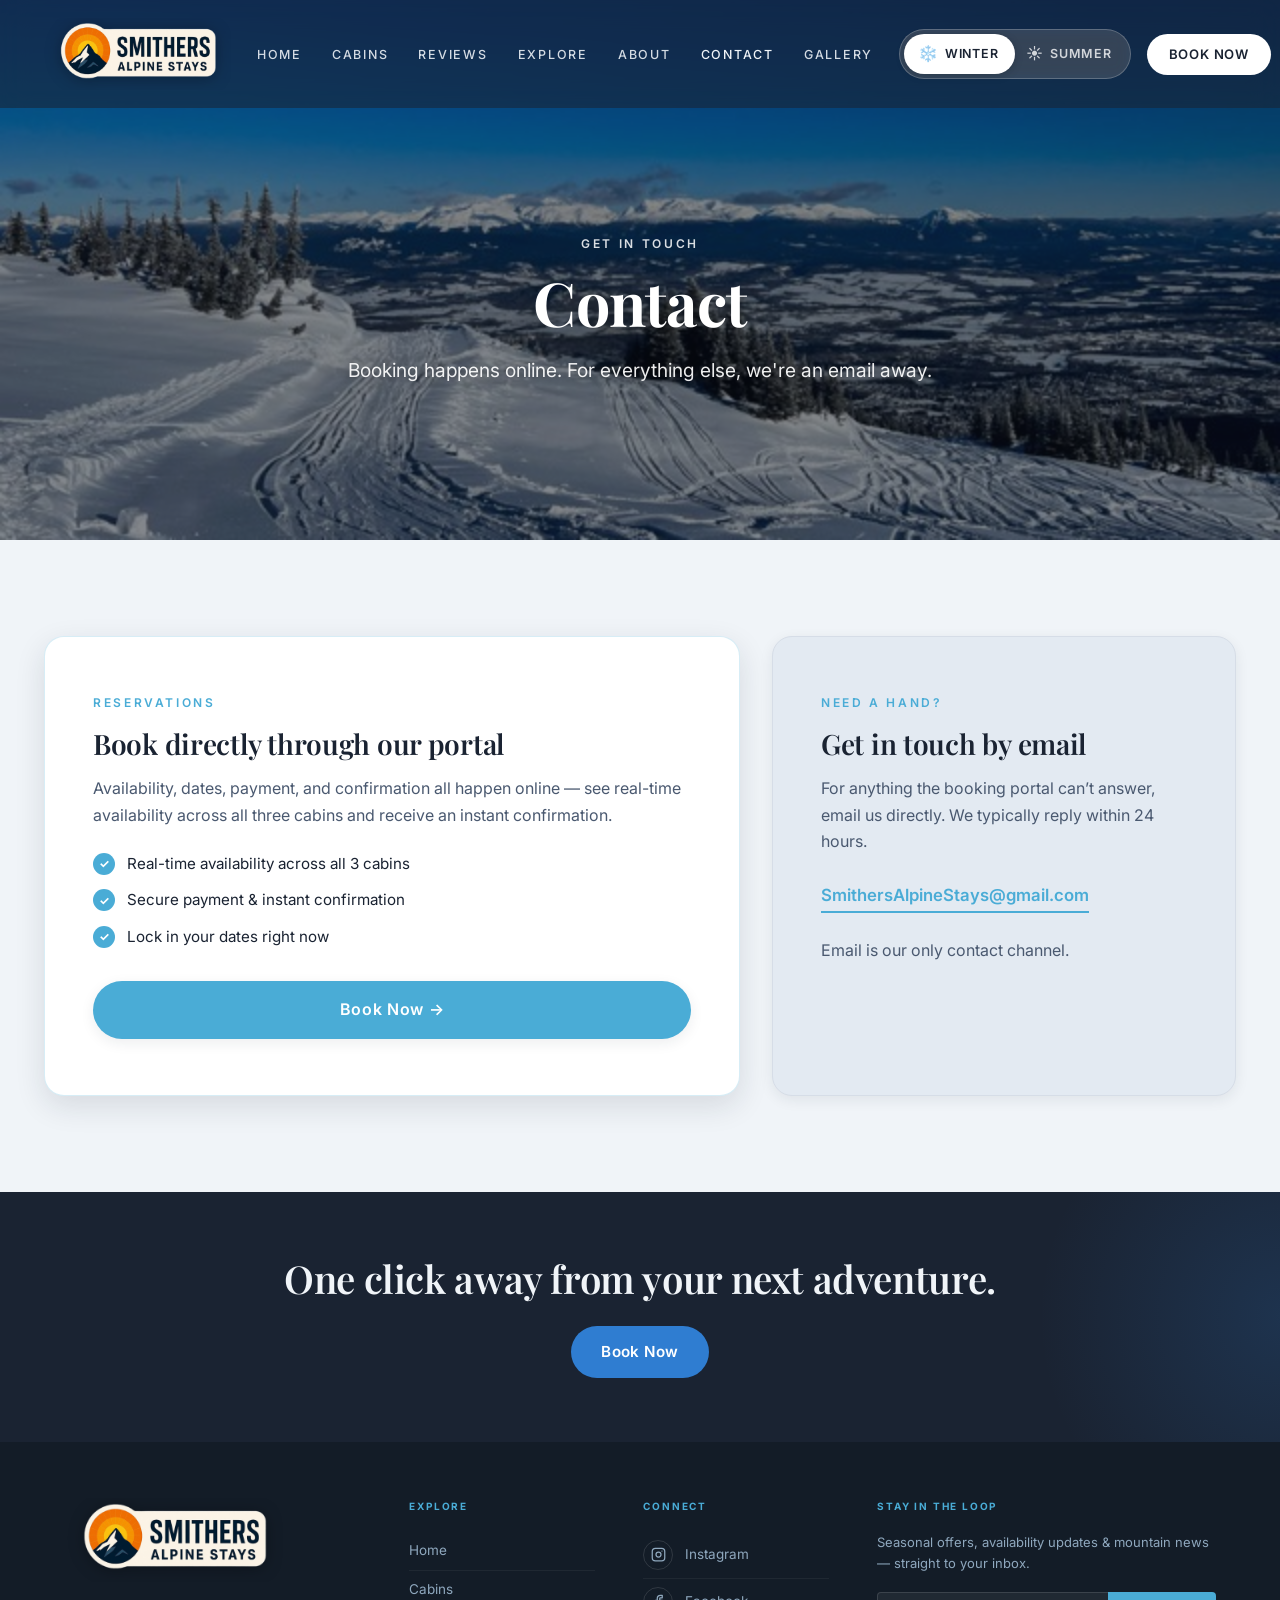
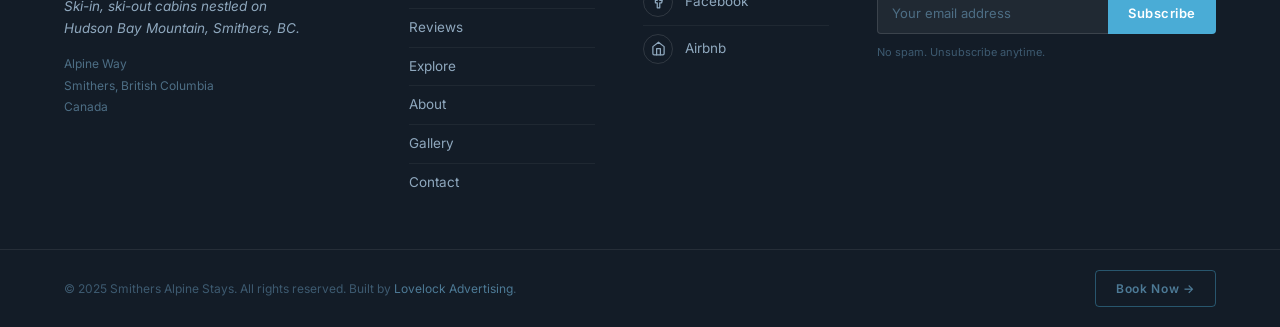
<file: contact.html>
<!DOCTYPE html>
<html lang="en">
<head>
<meta charset="UTF-8" />
<meta name="viewport" content="width=device-width, initial-scale=1.0" />
<title>Contact | Smithers Alpine Stays</title>
<meta name="description" content="Get in touch with Smithers Alpine Stays. Send us a message about your upcoming stay or ask anything about our Hudson Bay Mountain cabins." />
<link rel="preconnect" href="https://fonts.googleapis.com">
<link rel="preconnect" href="https://fonts.gstatic.com" crossorigin>
<link href="https://fonts.googleapis.com/css2?family=Inter:wght@300;400;500;600;700&family=Playfair+Display:wght@400;500;600;700;800&display=swap" rel="stylesheet">
<link rel="stylesheet" href="styles.css">
<style>
  .contact-page-hero { background-image: url('images/landscapes/SMITHERS-16.jpg'); }
</style>
</head>
<body data-season="winter">

  <header class="nav" id="nav">
    <div class="container nav-inner">
      <a href="index.html" class="logo" aria-label="Smithers Alpine Stays — home">
        <img src="images/logo.png" alt="Smithers Alpine Stays" />
      </a>
      <nav>
        <ul class="nav-links" id="navLinks">
          <li><a href="index.html">Home</a></li>
          <li><a href="cabins.html">Cabins</a></li>
          <li><a href="reviews.html">Reviews</a></li>
          <li><a href="explore.html">Explore</a></li>
          <li><a href="about.html">About</a></li>
          <li><a href="contact.html" class="active">Contact</a></li>
          <li><a href="gallery.html">Gallery</a></li>
        </ul>
      </nav>
      <div class="nav-actions">
        <div class="season-toggle" id="seasonToggle" role="switch" aria-checked="false" aria-label="Toggle between winter and summer themes" tabindex="0">
          <span class="season-toggle__slider" aria-hidden="true"></span>
          <span class="season-toggle__option season-toggle__option--winter" data-season="winter">
            <span class="emoji">❄️</span><span class="label">Winter</span>
          </span>
          <span class="season-toggle__option season-toggle__option--summer" data-season="summer">
            <span class="emoji">☀️</span><span class="label">Summer</span>
          </span>
        </div>
        <a href="https://secure.webrez.com/hotel/4262" target="_blank" rel="noopener" class="nav-book-btn">Book Now</a>
        <button class="hamburger" id="hamburger" aria-label="Toggle menu" aria-expanded="false">
          <span></span><span></span><span></span>
        </button>
      </div>
    </div>
  </header>

  <section class="page-hero contact-page-hero">
    <div class="page-hero-content">
      <span class="section-eyebrow" style="color: rgba(255,255,255,0.85);">Get in Touch</span>
      <h1>Contact</h1>
      <p>Booking happens online. For everything else, we're an email away.</p>
    </div>
  </section>

  <section>
    <div class="container">
      <div class="contact-cards">

        <article class="contact-card contact-card--book reveal">
          <span class="section-eyebrow">Reservations</span>
          <h3>Book directly through our portal</h3>
          <p>Availability, dates, payment, and confirmation all happen online &mdash; see real-time availability across all three cabins and receive an instant confirmation.</p>
          <ul class="contact-card__ticks">
            <li><span class="contact-card__tick" aria-hidden="true">&#10003;</span>Real-time availability across all 3 cabins</li>
            <li><span class="contact-card__tick" aria-hidden="true">&#10003;</span>Secure payment &amp; instant confirmation</li>
            <li><span class="contact-card__tick" aria-hidden="true">&#10003;</span>Lock in your dates right now</li>
          </ul>
          <a class="contact-card__btn" href="https://secure.webrez.com/hotel/4262" target="_blank" rel="noopener">Book Now &rarr;</a>
        </article>

        <article class="contact-card contact-card--email reveal">
          <span class="section-eyebrow">Need a hand?</span>
          <h3>Get in touch by email</h3>
          <p>For anything the booking portal can&rsquo;t answer, email us directly. We typically reply within 24 hours.</p>
          <a class="contact-card__email" href="mailto:SmithersAlpineStays@gmail.com">SmithersAlpineStays@gmail.com</a>
          <p class="contact-card__note">Email is our only contact channel.</p>
        </article>

      </div>
    </div>
  </section>

  <section class="urgency">
    <div class="container urgency-inner reveal">
      <h2>One click away from your next adventure.</h2>
      <a href="https://secure.webrez.com/hotel/4262" target="_blank" rel="noopener" class="btn">Book Now</a>
    </div>
  </section>

  <footer class="sas-footer">
    <div class="sas-footer-main">

      <div>
        <a class="sas-footer-logo" href="index.html">
          <img src="images/logo.png" alt="Smithers Alpine Stays" />
        </a>
        <p class="sas-footer-tagline">Ski-in, ski-out cabins nestled on<br>Hudson Bay Mountain, Smithers, BC.</p>
        <address class="sas-footer-address">
          Alpine Way<br>
          Smithers, British Columbia<br>
          Canada
        </address>
      </div>

      <div>
        <p class="sas-footer-col-heading">Explore</p>
        <ul class="sas-footer-nav">
          <li><a href="index.html">Home <span class="sas-arrow">&rsaquo;</span></a></li>
          <li><a href="cabins.html">Cabins <span class="sas-arrow">&rsaquo;</span></a></li>
          <li><a href="reviews.html">Reviews <span class="sas-arrow">&rsaquo;</span></a></li>
          <li><a href="explore.html">Explore <span class="sas-arrow">&rsaquo;</span></a></li>
          <li><a href="about.html">About <span class="sas-arrow">&rsaquo;</span></a></li>
          <li><a href="gallery.html">Gallery <span class="sas-arrow">&rsaquo;</span></a></li>
          <li><a href="contact.html">Contact <span class="sas-arrow">&rsaquo;</span></a></li>
        </ul>
      </div>

      <div>
        <p class="sas-footer-col-heading">Connect</p>
        <ul class="sas-footer-connect">
          <li>
            <a href="#" target="_blank" rel="noopener">
              <span class="sas-connect-icon">
                <svg width="15" height="15" viewBox="0 0 24 24" fill="none" stroke="currentColor" stroke-width="2" stroke-linecap="round" stroke-linejoin="round">
                  <rect x="2" y="2" width="20" height="20" rx="5"/>
                  <circle cx="12" cy="12" r="4"/>
                  <circle cx="17.5" cy="6.5" r="1" fill="currentColor" stroke="none"/>
                </svg>
              </span>
              Instagram
            </a>
          </li>
          <li>
            <a href="#" target="_blank" rel="noopener">
              <span class="sas-connect-icon">
                <svg width="15" height="15" viewBox="0 0 24 24" fill="none" stroke="currentColor" stroke-width="2" stroke-linecap="round" stroke-linejoin="round">
                  <path d="M18 2h-3a5 5 0 0 0-5 5v3H7v4h3v8h4v-8h3l1-4h-4V7a1 1 0 0 1 1-1h3z"/>
                </svg>
              </span>
              Facebook
            </a>
          </li>
          <li>
            <a href="https://www.airbnb.com.au/rooms/21594320?guests=1&amp;adults=1&amp;s=67&amp;unique_share_id=6e5dc900-5e08-4abf-ae2c-c49604d63402" target="_blank" rel="noopener">
              <span class="sas-connect-icon">
                <svg width="15" height="15" viewBox="0 0 24 24" fill="none" stroke="currentColor" stroke-width="2" stroke-linecap="round" stroke-linejoin="round">
                  <path d="M3 9l9-7 9 7v11a2 2 0 0 1-2 2H5a2 2 0 0 1-2-2z"/>
                  <polyline points="9 22 9 12 15 12 15 22"/>
                </svg>
              </span>
              Airbnb
            </a>
          </li>
        </ul>
      </div>

      <div>
        <p class="sas-footer-col-heading">Stay in the loop</p>
        <p class="sas-subscribe-copy">Seasonal offers, availability updates &amp; mountain news &mdash; straight to your inbox.</p>
        <div class="sas-subscribe-row">
          <input class="sas-subscribe-input" type="email" placeholder="Your email address" aria-label="Email address" />
          <button class="sas-subscribe-btn" type="button">Subscribe</button>
        </div>
        <p class="sas-subscribe-note">No spam. Unsubscribe anytime.</p>
      </div>

    </div>

    <div class="sas-footer-bar">
      <p>&copy; 2025 Smithers Alpine Stays. All rights reserved. Built by <a href="https://lovelockadvertising.com" target="_blank" rel="noopener">Lovelock Advertising</a>.</p>
      <a class="sas-footer-book-btn" href="https://secure.webrez.com/hotel/4262" target="_blank" rel="noopener">Book Now &rarr;</a>
    </div>
  </footer>

<script src="main.js"></script>
</body>
</html>
</file>
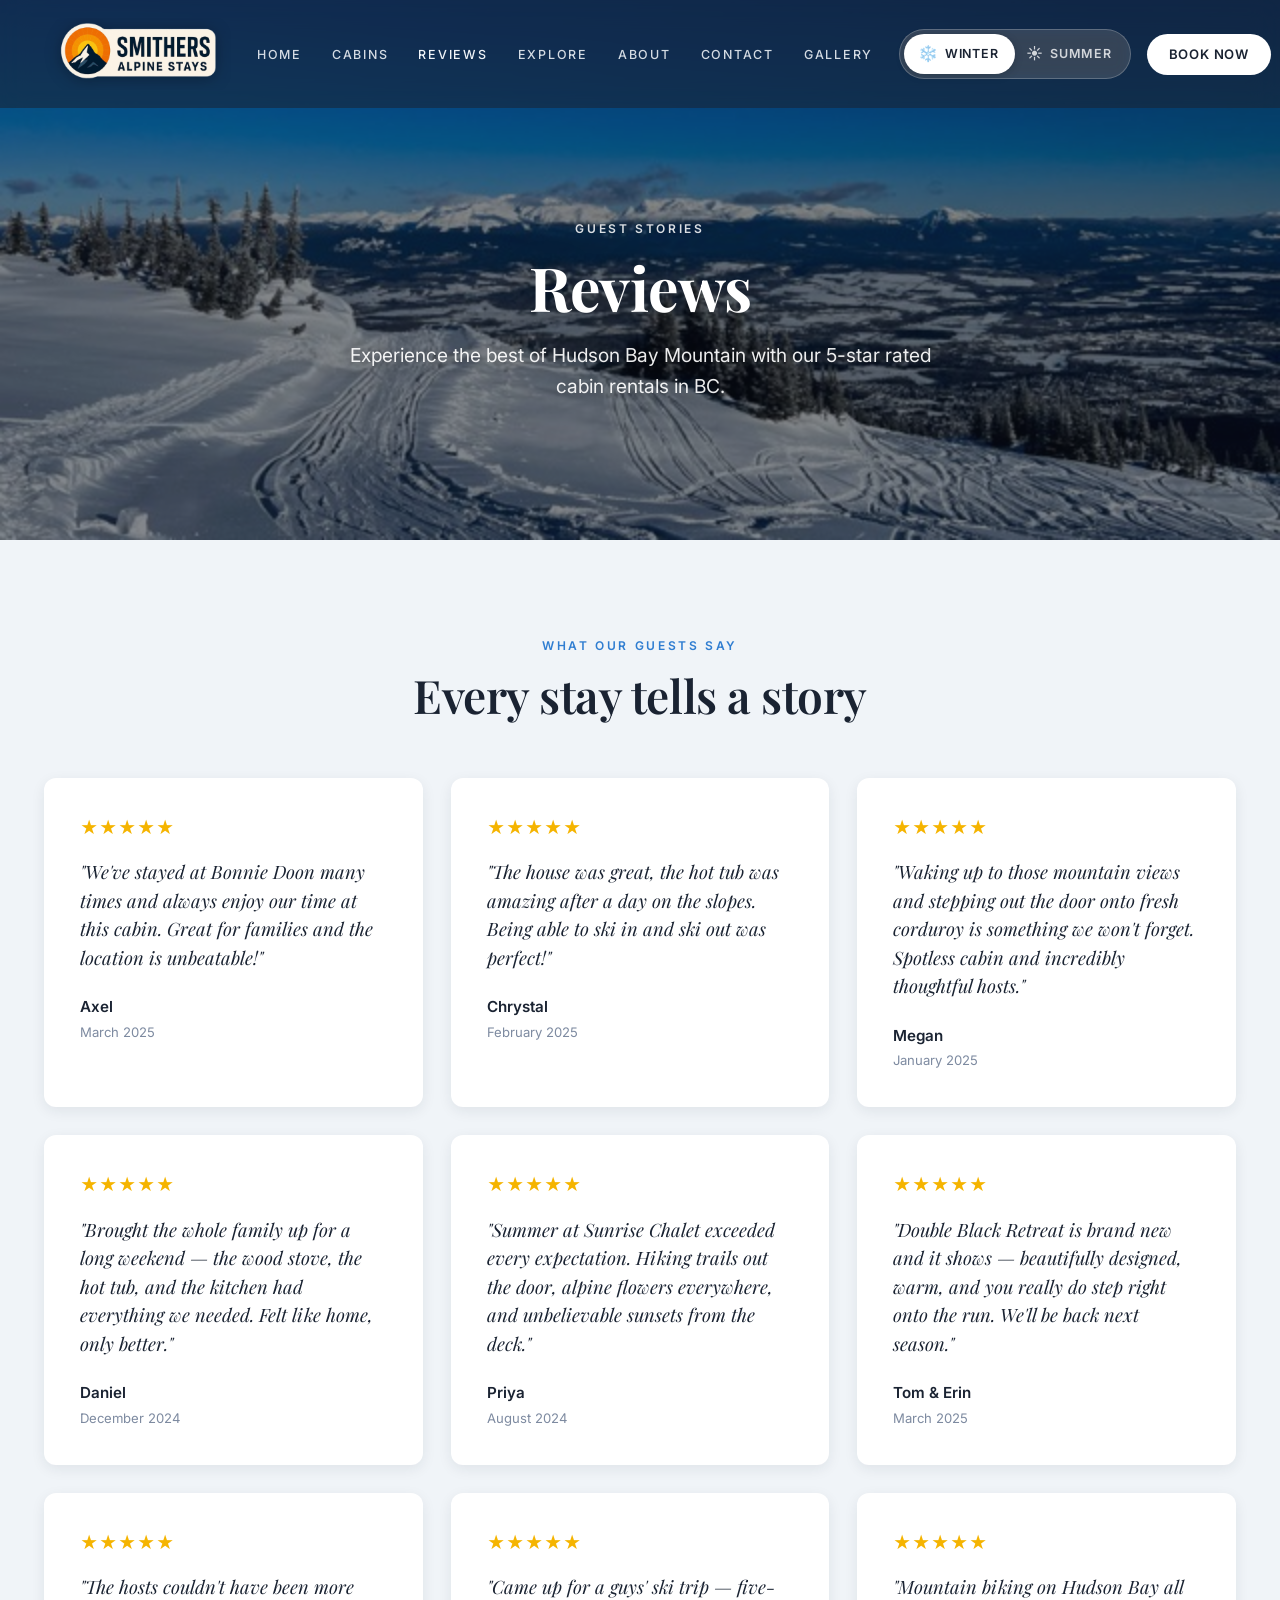
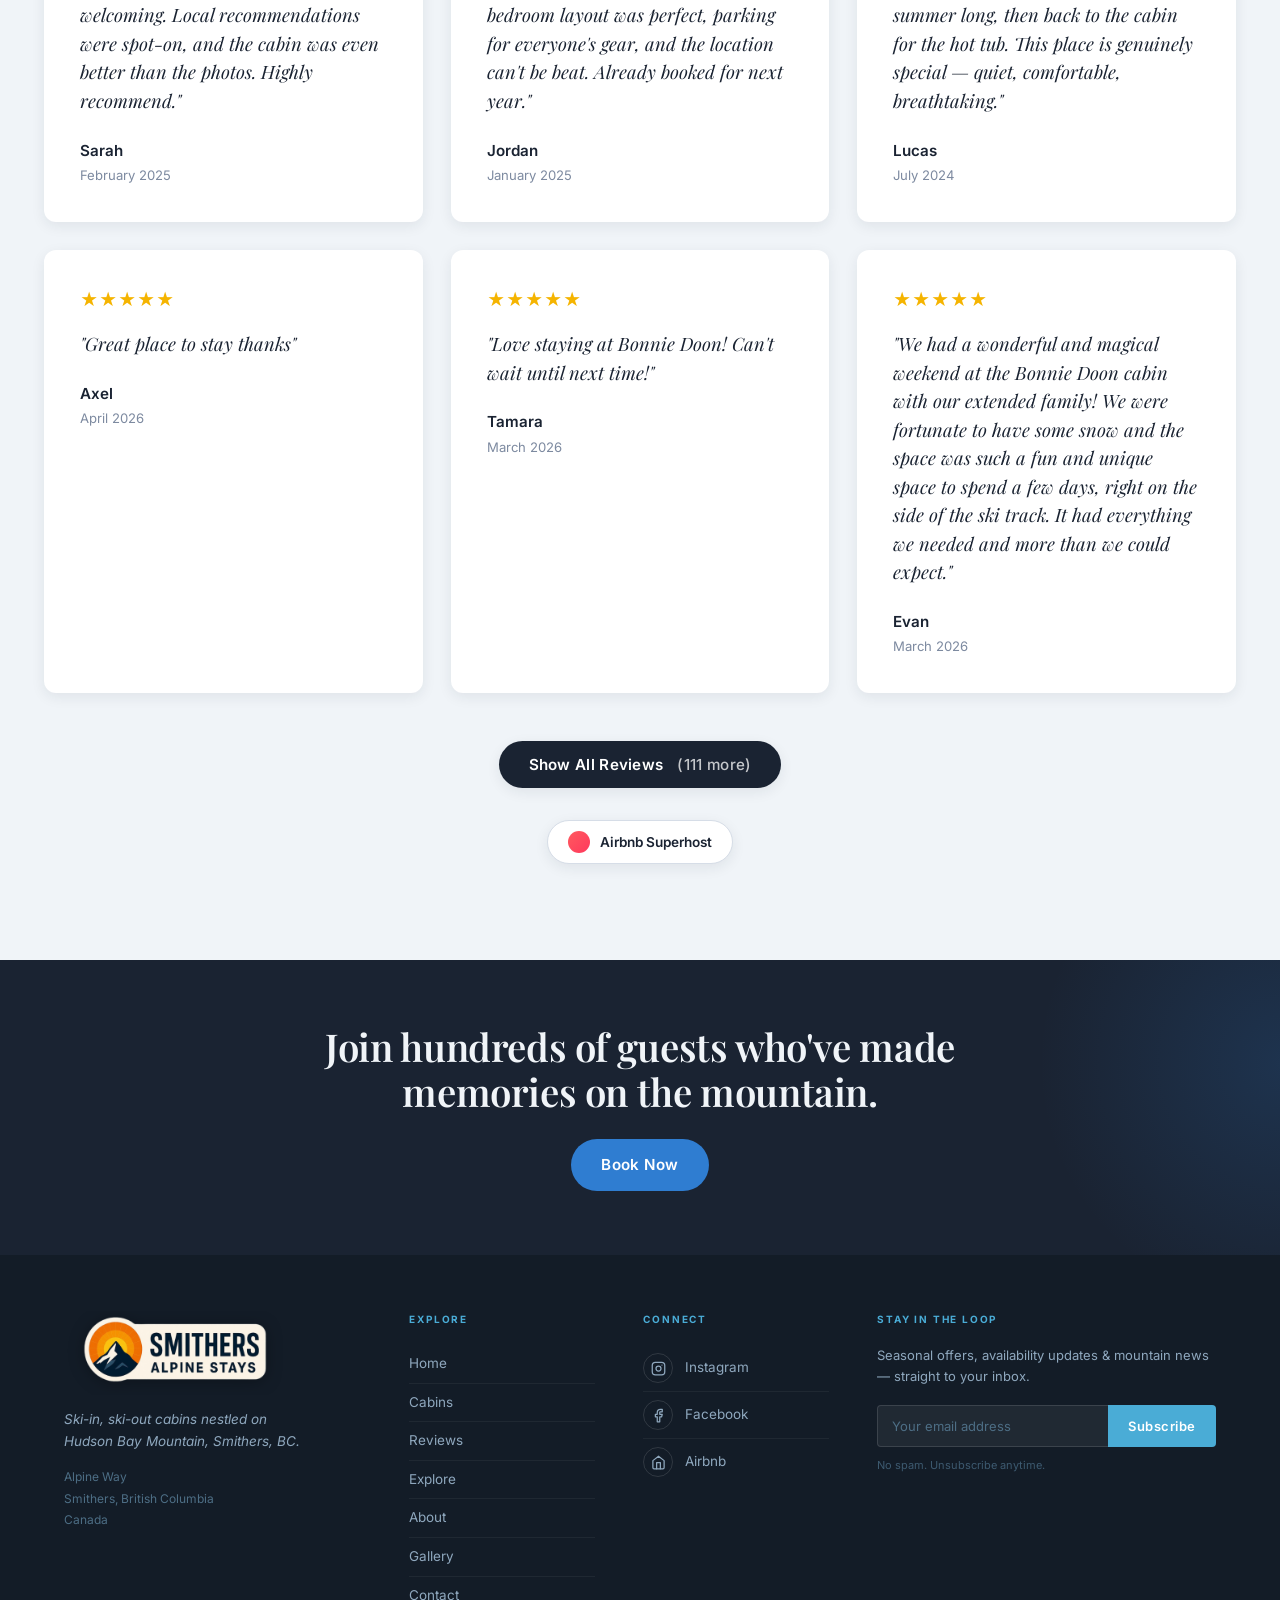
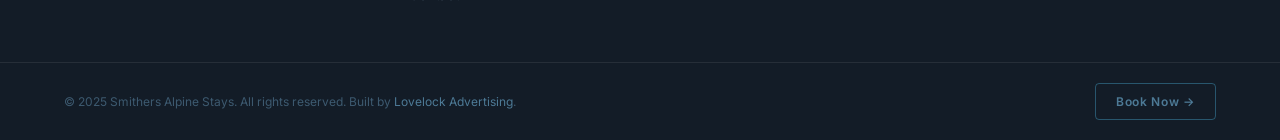
<file: reviews.html>
<!DOCTYPE html>
<html lang="en">
<head>
<meta charset="UTF-8" />
<meta name="viewport" content="width=device-width, initial-scale=1.0" />
<title>Reviews | Smithers Alpine Stays</title>
<meta name="description" content="Read 5-star guest reviews of our Hudson Bay Mountain cabins. See why Smithers Alpine Stays is a guest favourite for ski trips and summer escapes." />
<link rel="preconnect" href="https://fonts.googleapis.com">
<link rel="preconnect" href="https://fonts.gstatic.com" crossorigin>
<link href="https://fonts.googleapis.com/css2?family=Inter:wght@300;400;500;600;700&family=Playfair+Display:wght@400;500;600;700;800&display=swap" rel="stylesheet">
<link rel="stylesheet" href="styles.css">
<style>
  .reviews-page-hero { background-image: url('images/landscapes/SMITHERS-16.jpg'); }
</style>
</head>
<body data-season="winter">

  <header class="nav" id="nav">
    <div class="container nav-inner">
      <a href="index.html" class="logo" aria-label="Smithers Alpine Stays — home">
        <img src="images/logo.png" alt="Smithers Alpine Stays" />
      </a>
      <nav>
        <ul class="nav-links" id="navLinks">
          <li><a href="index.html">Home</a></li>
          <li><a href="cabins.html">Cabins</a></li>
          <li><a href="reviews.html" class="active">Reviews</a></li>
          <li><a href="explore.html">Explore</a></li>
          <li><a href="about.html">About</a></li>
          <li><a href="contact.html">Contact</a></li>
          <li><a href="gallery.html">Gallery</a></li>
        </ul>
      </nav>
      <div class="nav-actions">
        <div class="season-toggle" id="seasonToggle" role="switch" aria-checked="false" aria-label="Toggle between winter and summer themes" tabindex="0">
          <span class="season-toggle__slider" aria-hidden="true"></span>
          <span class="season-toggle__option season-toggle__option--winter" data-season="winter">
            <span class="emoji">❄️</span><span class="label">Winter</span>
          </span>
          <span class="season-toggle__option season-toggle__option--summer" data-season="summer">
            <span class="emoji">☀️</span><span class="label">Summer</span>
          </span>
        </div>
        <a href="https://secure.webrez.com/hotel/4262" target="_blank" rel="noopener" class="nav-book-btn">Book Now</a>
        <button class="hamburger" id="hamburger" aria-label="Toggle menu" aria-expanded="false">
          <span></span><span></span><span></span>
        </button>
      </div>
    </div>
  </header>

  <section class="page-hero reviews-page-hero">
    <div class="page-hero-content">
      <span class="section-eyebrow" style="color: rgba(255,255,255,0.85);">Guest Stories</span>
      <h1>Reviews</h1>
      <p>Experience the best of Hudson Bay Mountain with our 5-star rated cabin rentals in BC.</p>
    </div>
  </section>

  <section>
    <div class="container">
      <div class="section-head section-head--center reveal">
        <div>
          <span class="section-eyebrow">What Our Guests Say</span>
          <h2>Every stay tells a story</h2>
        </div>
      </div>
      <div class="reviews-grid reviews-grid--three">
        <div class="review-card reveal">
          <div class="stars" aria-label="5 out of 5 stars">★★★★★</div>
          <blockquote>We've stayed at Bonnie Doon many times and always enjoy our time at this cabin. Great for families and the location is unbeatable!</blockquote>
          <cite>Axel<span>March 2025</span></cite>
        </div>
        <div class="review-card reveal">
          <div class="stars" aria-label="5 out of 5 stars">★★★★★</div>
          <blockquote>The house was great, the hot tub was amazing after a day on the slopes. Being able to ski in and ski out was perfect!</blockquote>
          <cite>Chrystal<span>February 2025</span></cite>
        </div>
        <div class="review-card reveal">
          <div class="stars" aria-label="5 out of 5 stars">★★★★★</div>
          <blockquote>Waking up to those mountain views and stepping out the door onto fresh corduroy is something we won't forget. Spotless cabin and incredibly thoughtful hosts.</blockquote>
          <cite>Megan<span>January 2025</span></cite>
        </div>
        <div class="review-card reveal">
          <div class="stars" aria-label="5 out of 5 stars">★★★★★</div>
          <blockquote>Brought the whole family up for a long weekend — the wood stove, the hot tub, and the kitchen had everything we needed. Felt like home, only better.</blockquote>
          <cite>Daniel<span>December 2024</span></cite>
        </div>
        <div class="review-card reveal">
          <div class="stars" aria-label="5 out of 5 stars">★★★★★</div>
          <blockquote>Summer at Sunrise Chalet exceeded every expectation. Hiking trails out the door, alpine flowers everywhere, and unbelievable sunsets from the deck.</blockquote>
          <cite>Priya<span>August 2024</span></cite>
        </div>
        <div class="review-card reveal">
          <div class="stars" aria-label="5 out of 5 stars">★★★★★</div>
          <blockquote>Double Black Retreat is brand new and it shows — beautifully designed, warm, and you really do step right onto the run. We'll be back next season.</blockquote>
          <cite>Tom &amp; Erin<span>March 2025</span></cite>
        </div>
        <div class="review-card reveal">
          <div class="stars" aria-label="5 out of 5 stars">★★★★★</div>
          <blockquote>The hosts couldn't have been more welcoming. Local recommendations were spot-on, and the cabin was even better than the photos. Highly recommend.</blockquote>
          <cite>Sarah<span>February 2025</span></cite>
        </div>
        <div class="review-card reveal">
          <div class="stars" aria-label="5 out of 5 stars">★★★★★</div>
          <blockquote>Came up for a guys' ski trip — five-bedroom layout was perfect, parking for everyone's gear, and the location can't be beat. Already booked for next year.</blockquote>
          <cite>Jordan<span>January 2025</span></cite>
        </div>
        <div class="review-card reveal">
          <div class="stars" aria-label="5 out of 5 stars">★★★★★</div>
          <blockquote>Mountain biking on Hudson Bay all summer long, then back to the cabin for the hot tub. This place is genuinely special — quiet, comfortable, breathtaking.</blockquote>
          <cite>Lucas<span>July 2024</span></cite>
        </div>
        <div class="review-card reveal">
          <div class="stars" aria-label="5 out of 5 stars">★★★★★</div>
          <blockquote>Great place to stay thanks</blockquote>
          <cite>Axel<span>April 2026</span></cite>
        </div>
        <div class="review-card reveal">
          <div class="stars" aria-label="5 out of 5 stars">★★★★★</div>
          <blockquote>Love staying at Bonnie Doon! Can't wait until next time!</blockquote>
          <cite>Tamara<span>March 2026</span></cite>
        </div>
        <div class="review-card reveal">
          <div class="stars" aria-label="5 out of 5 stars">★★★★★</div>
          <blockquote>We had a wonderful and magical weekend at the Bonnie Doon cabin with our extended family! We were fortunate to have some snow and the space was such a fun and unique space to spend a few days, right on the side of the ski track. It had everything we needed and more than we could expect.</blockquote>
          <cite>Evan<span>March 2026</span></cite>
        </div>
        <div class="review-card reveal">
          <div class="stars" aria-label="5 out of 5 stars">★★★★★</div>
          <blockquote>Great ski in ski out place with lots of space. Beds are comfortable and everything is well maintained. Hot tub is amazing too!</blockquote>
          <cite>Andrew<span>March 2026</span></cite>
        </div>
        <div class="review-card reveal">
          <div class="stars" aria-label="5 out of 5 stars">★★★★★</div>
          <blockquote>We have stayed here before and our family absolutely loves this place. It's a great setup in a peaceful location right off the trail. Nicole was a fantastic host who's friendly, accommodating, and excellent with communication. We can't wait to stay here again. Ski hill, mountaintop accommodation — it doesn't get much better!</blockquote>
          <cite>Erica<span>February 2026</span></cite>
        </div>
        <div class="review-card reveal">
          <div class="stars" aria-label="5 out of 5 stars">★★★★★</div>
          <blockquote>Great space for 3 families. Came for a ski trip and it was awesome to be able to ski from the backdoor to the lower chair and at the end of the day to ski right to the door. We especially appreciated all the hooks in the boot room, the hot tub and the toys.</blockquote>
          <cite>Shawni<span>February 2026</span></cite>
        </div>
        <div class="review-card reveal">
          <div class="stars" aria-label="5 out of 5 stars">★★★★★</div>
          <blockquote>My family really enjoyed our stay celebrating my mom's 60th! There was space for everyone and the cabin was well stocked. The location is wonderful and made for a great ski in/ski out experience. The hot tub was a lovely added bonus!</blockquote>
          <cite>Brett<span>January 2026</span></cite>
        </div>
        <div class="review-card reveal">
          <div class="stars" aria-label="5 out of 5 stars">★★★★★</div>
          <blockquote>Our group of 8 had a blast staying at the Bonnie Doon. Ski in, ski out with a hot tub is never a bad thing. Highly recommend.</blockquote>
          <cite>Faye<span>January 2026</span></cite>
        </div>
        <div class="review-card reveal">
          <div class="stars" aria-label="5 out of 5 stars">★★★★★</div>
          <blockquote>Beautiful place to stay on the hill between the chair lift and panorama T-bar. The home accommodates a large group very well! The wood stove is so cozy and warm. We'd love to stay again if ever back in the area.</blockquote>
          <cite>Shirley<span>January 2026</span></cite>
        </div>
        <div class="review-card reveal">
          <div class="stars" aria-label="5 out of 5 stars">★★★★★</div>
          <blockquote>Our 3 families of 14 fit amazingly. Enjoyed the ski in and ski out location. Hot tub, fire pit were a wonderful addition. Cabin clean, cozy kitchen and living area! Bathroom on each floor was epic. Spacious entry downstairs — lots of room to hang winter gear.</blockquote>
          <cite>Julie<span>January 2026</span></cite>
        </div>
        <div class="review-card reveal">
          <div class="stars" aria-label="5 out of 5 stars">★★★★★</div>
          <blockquote>We highly recommend this cabin for your next group skiing adventure! The cabin was clean and quiet, and in a beautiful location. Great for families, and responsive hosts. We would look to stay here again for sure!</blockquote>
          <cite>Holly<span>November 2025</span></cite>
        </div>
        <div class="review-card reveal">
          <div class="stars" aria-label="5 out of 5 stars">★★★★★</div>
          <blockquote>Great place and great view!</blockquote>
          <cite>Alicia<span>September 2025</span></cite>
        </div>
        <div class="review-card reveal">
          <div class="stars" aria-label="5 out of 5 stars">★★★★★</div>
          <blockquote>We loved our stay at the Bonnie Doon. It was very family friendly, lots of toys, books and fun things to do for kids. The ski in ski out was amazing and they were wonderful and responsive hosts. I'd highly recommend this spot!</blockquote>
          <cite>Axel<span>March 2025</span></cite>
        </div>
        <div class="review-card reveal">
          <div class="stars" aria-label="5 out of 5 stars">★★★★★</div>
          <blockquote>We came for a ski race and had a wonderful time. The house was perfect for making meals, fantastic location and hot tub after skiing. Thank you for your hospitality!</blockquote>
          <cite>Andrew<span>March 2025</span></cite>
        </div>
        <div class="review-card reveal">
          <div class="stars" aria-label="5 out of 5 stars">★★★★★</div>
          <blockquote>We had an amazing family get-together for skiing, and this place exceeded all our expectations! The house is beautifully laid out, offering the serene mountain cabin experience we were looking for. The hosts provided excellent service, making our stay even more enjoyable. We can't wait to return!</blockquote>
          <cite>Chrystal<span>March 2025</span></cite>
        </div>
        <div class="review-card reveal">
          <div class="stars" aria-label="5 out of 5 stars">★★★★★</div>
          <blockquote>Great stay at the Bonnie Doon. Ski in and ski out wonderful location. Thank you!</blockquote>
          <cite>Melinda<span>February 2025</span></cite>
        </div>
        <div class="review-card reveal">
          <div class="stars" aria-label="5 out of 5 stars">★★★★★</div>
          <blockquote>Always a wonderful time — a yearly winter getaway.</blockquote>
          <cite>Tara<span>February 2025</span></cite>
        </div>
        <div class="review-card reveal">
          <div class="stars" aria-label="5 out of 5 stars">★★★★★</div>
          <blockquote>Another fabulous stay at the Bonnie Doon!</blockquote>
          <cite>Leanne<span>January 2025</span></cite>
        </div>
        <div class="review-card reveal">
          <div class="stars" aria-label="5 out of 5 stars">★★★★★</div>
          <blockquote>The house was laid out amazingly, even for large groups! The house is stocked extremely well. The morning sunrises were stunning! Ski in/ski out was literally out the back door and jumping in the hot tub after skiing was the perfect ending to a great day.</blockquote>
          <cite>Leanne<span>January 2025</span></cite>
        </div>
        <div class="review-card reveal">
          <div class="stars" aria-label="5 out of 5 stars">★★★★★</div>
          <blockquote>Beautiful location to play in the snow and watch the sunrise over the mountain!</blockquote>
          <cite>Elin<span>January 2025</span></cite>
        </div>
        <div class="review-card reveal">
          <div class="stars" aria-label="5 out of 5 stars">★★★★★</div>
          <blockquote>Nicole's place was perfect for our family Christmas. Lots of space and beds. Wood stove was great with plenty of firewood. The new hot tub was perfect for an evening of unwinding. The ski in and out location was great — everyone appreciated this convenience. The home was well equipped with everything we needed and more. I highly recommend Nicole's beautiful home.</blockquote>
          <cite>Maureen<span>December 2024</span></cite>
        </div>
        <div class="review-card reveal">
          <div class="stars" aria-label="5 out of 5 stars">★★★★★</div>
          <blockquote>Nicole was very responsive and helpful. The house was fantastic and the location on the mountain is incredible. Overall, awesome place to stay.</blockquote>
          <cite>Dale<span>October 2024</span></cite>
        </div>
        <div class="review-card reveal">
          <div class="stars" aria-label="5 out of 5 stars">★★★★★</div>
          <blockquote>Great stay, super views. Highly recommend for skiers and boarders, hikers — awesome place to stay!</blockquote>
          <cite>Ron<span>September 2024</span></cite>
        </div>
        <div class="review-card reveal">
          <div class="stars" aria-label="5 out of 5 stars">★★★★★</div>
          <blockquote>Amazing find, beautiful view of the horizon and stars at night! Great stay in summer!</blockquote>
          <cite>Mitch<span>September 2024</span></cite>
        </div>
        <div class="review-card reveal">
          <div class="stars" aria-label="5 out of 5 stars">★★★★★</div>
          <blockquote>We came to coach a volleyball camp in Smithers and Bonnie Doon was a perfect place to decompress at the end of the day with its peaceful and beautiful surroundings. The home definitely exceeded our expectations. Nicole was a wonderful host and we hope to return in the future.</blockquote>
          <cite>Sarah<span>August 2024</span></cite>
        </div>
        <div class="review-card reveal">
          <div class="stars" aria-label="5 out of 5 stars">★★★★★</div>
          <blockquote>Met and exceeded our expectations. If you are looking for a summer mountain stay in the area — a great place.</blockquote>
          <cite>Gerry<span>July 2024</span></cite>
        </div>
        <div class="review-card reveal">
          <div class="stars" aria-label="5 out of 5 stars">★★★★★</div>
          <blockquote>Nice place. Host responds quickly. Beautiful view.</blockquote>
          <cite>Karina<span>June 2024</span></cite>
        </div>
        <div class="review-card reveal">
          <div class="stars" aria-label="5 out of 5 stars">★★★★★</div>
          <blockquote>Another great trip to Bonnie Doon! Can't say enough good things about it! We will be back!</blockquote>
          <cite>Axel<span>March 2024</span></cite>
        </div>
        <div class="review-card reveal">
          <div class="stars" aria-label="5 out of 5 stars">★★★★★</div>
          <blockquote>We love Bonnie Doon! The setup is fantastic, we always feel right at home and have a great time.</blockquote>
          <cite>Julia<span>March 2024</span></cite>
        </div>
        <div class="review-card reveal">
          <div class="stars" aria-label="5 out of 5 stars">★★★★★</div>
          <blockquote>Wonderful place! Love to come every year!</blockquote>
          <cite>Melinda<span>February 2024</span></cite>
        </div>
        <div class="review-card reveal">
          <div class="stars" aria-label="5 out of 5 stars">★★★★★</div>
          <blockquote>Magical and idyllic.</blockquote>
          <cite>Eloise<span>February 2024</span></cite>
        </div>
        <div class="review-card reveal">
          <div class="stars" aria-label="5 out of 5 stars">★★★★★</div>
          <blockquote>The space was perfect for family memories to be made. Being able to ski right to the back door and have a soak in the hot tub after was perfect. The bedrooms and living spaces were conducive to family time. Wonderful place.</blockquote>
          <cite>Chantel<span>December 2023</span></cite>
        </div>
        <div class="review-card reveal">
          <div class="stars" aria-label="5 out of 5 stars">★★★★★</div>
          <blockquote>Absolutely amazing. Nicole was super responsive and helpful, and the views overlooking the valley were breathtaking. We've already recommended Bonnie Doon to friends and family when they come visit.</blockquote>
          <cite>Graham<span>October 2023</span></cite>
        </div>
        <div class="review-card reveal">
          <div class="stars" aria-label="5 out of 5 stars">★★★★★</div>
          <blockquote>Exactly what we needed! Plenty of space, lots of bathrooms and a beautiful house.</blockquote>
          <cite>Jeff<span>August 2023</span></cite>
        </div>
        <div class="review-card reveal">
          <div class="stars" aria-label="5 out of 5 stars">★★★★★</div>
          <blockquote>Another great stay at Bonnie Doon! Can't wait until next year!</blockquote>
          <cite>Axel<span>March 2023</span></cite>
        </div>
        <div class="review-card reveal">
          <div class="stars" aria-label="5 out of 5 stars">★★★★★</div>
          <blockquote>Love our stays here! We will be back!</blockquote>
          <cite>Melinda<span>January 2023</span></cite>
        </div>
        <div class="review-card reveal">
          <div class="stars" aria-label="5 out of 5 stars">★★★★★</div>
          <blockquote>Is as described and then some. We'll be back for sure.</blockquote>
          <cite>Julia<span>December 2022</span></cite>
        </div>
        <div class="review-card reveal">
          <div class="stars" aria-label="5 out of 5 stars">★★★★★</div>
          <blockquote>Nicole's house was excellent. Incredibly well equipped and comfortable!</blockquote>
          <cite>Steve<span>October 2022</span></cite>
        </div>
        <div class="review-card reveal">
          <div class="stars" aria-label="5 out of 5 stars">★★★★★</div>
          <blockquote>We had such a wonderful time at Bonnie Doon Inn! It is a gorgeous alpine style house in the mountains, surrounded by trees, fresh air and stunning views. The photos don't do the place justice — it really is a unique stay. We were 4 adults and 2 children and there was plenty of room for more. We would highly recommend this place in any season.</blockquote>
          <cite>Ariana<span>September 2022</span></cite>
        </div>
        <div class="review-card reveal">
          <div class="stars" aria-label="5 out of 5 stars">★★★★★</div>
          <blockquote>First time booking and we absolutely loved the place! Was perfect for our group! Lots of room and great sleeping accommodations!</blockquote>
          <cite>Trevor<span>September 2022</span></cite>
        </div>
        <div class="review-card reveal">
          <div class="stars" aria-label="5 out of 5 stars">★★★★★</div>
          <blockquote>The house was perfect for our group! The view and the pizza oven were fantastic. Would recommend!</blockquote>
          <cite>Théo<span>July 2022</span></cite>
        </div>
        <div class="review-card reveal">
          <div class="stars" aria-label="5 out of 5 stars">★★★★★</div>
          <blockquote>The Bonnie Doon cabin was lovely to stay at! Beautiful view and cozy feel!</blockquote>
          <cite>Amy<span>June 2022</span></cite>
        </div>
        <div class="review-card reveal">
          <div class="stars" aria-label="5 out of 5 stars">★★★★★</div>
          <blockquote>The Bonnie Doon is a great place to stay!</blockquote>
          <cite>Ryan<span>May 2022</span></cite>
        </div>
        <div class="review-card reveal">
          <div class="stars" aria-label="5 out of 5 stars">★★★★★</div>
          <blockquote>Absolutely awesome. Stay here, you won't want to leave. 10/10 recommend.</blockquote>
          <cite>Cherrie<span>May 2022</span></cite>
        </div>
        <div class="review-card reveal">
          <div class="stars" aria-label="5 out of 5 stars">★★★★★</div>
          <blockquote>We had such a wonderful stay in Nicole's cabin. Nicole was such a great host — very responsive and helpful. The cabin is very well equipped with everything you need for a relaxing stay on a mountain: fireplace, hot tub, amazing view, great room for kids! We all enjoyed being able to ski out first thing after breakfast and come home for lunch. We have made some great memories and definitely would like to go back again!</blockquote>
          <cite>Elena<span>March 2022</span></cite>
        </div>
        <div class="review-card reveal">
          <div class="stars" aria-label="5 out of 5 stars">★★★★★</div>
          <blockquote>We had a great time at Bonnie Doon! Our 3rd stay at this great cabin! We will be back!</blockquote>
          <cite>Axel<span>March 2022</span></cite>
        </div>
        <div class="review-card reveal">
          <div class="stars" aria-label="5 out of 5 stars">★★★★★</div>
          <blockquote>Beautiful cabin with all the amenities — the ski run to the chairlift is right in the back yard.</blockquote>
          <cite>Weston<span>March 2022</span></cite>
        </div>
        <div class="review-card reveal">
          <div class="stars" aria-label="5 out of 5 stars">★★★★★</div>
          <blockquote>Awesome location for a fun ski getaway. Close to the cross country ski centre and right on the hill. The house is full of anything you might need and lots of room for a weekend away with friends or family. We used the pizza oven and all supplies were there — it was a fun experience.</blockquote>
          <cite>Melinda<span>February 2022</span></cite>
        </div>
        <div class="review-card reveal">
          <div class="stars" aria-label="5 out of 5 stars">★★★★★</div>
          <blockquote>Beautiful home in a perfect location. Nicole was a great host and answered our questions in a timely manner. Highly recommend the Bonnie Doon.</blockquote>
          <cite>Quinten<span>January 2022</span></cite>
        </div>
        <div class="review-card reveal">
          <div class="stars" aria-label="5 out of 5 stars">★★★★★</div>
          <blockquote>Great place to stay! The views of the mountains and sunrise were amazing. The proximity to the ski hill — 1 min from the run — is so handy. Enjoyed the hot tub after a day's ski. The beds were all comfortable and clean, and the wood stove warms the place up fast!</blockquote>
          <cite>Tracey<span>December 2021</span></cite>
        </div>
        <div class="review-card reveal">
          <div class="stars" aria-label="5 out of 5 stars">★★★★★</div>
          <blockquote>We had an amazing time with a group of friends for closing weekend at the cabin. The balcony, barbecue and hot tub were a hit. The cabin accommodated our large group with ease and the large boot room made it an easy transition to skiing each day. Would love to stay again in future ski seasons!</blockquote>
          <cite>Elliott<span>April 2026</span></cite>
        </div>
        <div class="review-card reveal">
          <div class="stars" aria-label="5 out of 5 stars">★★★★★</div>
          <blockquote>Was a wonderful stay! It was so great to be right on the hill and have ample space for our group and all our gear. The place was beautiful and the hot tub was awesome. The hosts were very accommodating and responsive. We would love to come again in the future.</blockquote>
          <cite>Beth<span>March 2026</span></cite>
        </div>
        <div class="review-card reveal">
          <div class="stars" aria-label="5 out of 5 stars">★★★★★</div>
          <blockquote>Nicole's place is even nicer than the pictures online. Perfect size for 3 couples. We appreciated the big comfortable beds, the well-equipped kitchen, the fireplace and cozy couch, and ample dining space. We made good use of the hot tub and the Blackstone grill. Great place to stay for a ski getaway — loved the generous mud room. Hudson Bay Mountain had great snow and an excellent variety of runs.</blockquote>
          <cite>Jennifer<span>February 2026</span></cite>
        </div>
        <div class="review-card reveal">
          <div class="stars" aria-label="5 out of 5 stars">★★★★★</div>
          <blockquote>Great place, very well equipped.</blockquote>
          <cite>Skye<span>February 2026</span></cite>
        </div>
        <div class="review-card reveal">
          <div class="stars" aria-label="5 out of 5 stars">★★★★★</div>
          <blockquote>Fantastic location and amenities. Easy check in/check out.</blockquote>
          <cite>Tanis<span>February 2026</span></cite>
        </div>
        <div class="review-card reveal">
          <div class="stars" aria-label="5 out of 5 stars">★★★★★</div>
          <blockquote>Peaceful, cozy and relaxing. Would happily return!</blockquote>
          <cite>Danis<span>December 2025</span></cite>
        </div>
        <div class="review-card reveal">
          <div class="stars" aria-label="5 out of 5 stars">★★★★★</div>
          <blockquote>Suited our needs very well.</blockquote>
          <cite>Jackie<span>September 2025</span></cite>
        </div>
        <div class="review-card reveal">
          <div class="stars" aria-label="5 out of 5 stars">★★★★★</div>
          <blockquote>Well furnished and all the cooking gear and more.</blockquote>
          <cite>Shane<span>August 2025</span></cite>
        </div>
        <div class="review-card reveal">
          <div class="stars" aria-label="5 out of 5 stars">★★★★★</div>
          <blockquote>Great area and extremely close to Crater Lake. Very clean, hot tub, and a very comfortable place to stay when in Smithers!</blockquote>
          <cite>Daniell<span>August 2025</span></cite>
        </div>
        <div class="review-card reveal">
          <div class="stars" aria-label="5 out of 5 stars">★★★★★</div>
          <blockquote>We had an amazing time at the chalet and the hot tub was an amazing bonus! We saw lots of wildlife driving up each day, and the wood stove was so cozy with lots of wood provided. Thank you again for a great stay!</blockquote>
          <cite>Kristin<span>May 2025</span></cite>
        </div>
        <div class="review-card reveal">
          <div class="stars" aria-label="5 out of 5 stars">★★★★★</div>
          <blockquote>We had the best time staying at Double Black! The home was ski in/ski out and the hot tub after a day of skiing was the best. The home was super clean and not cluttered. Loved the real wood burning fireplace. Would 100% stay again!</blockquote>
          <cite>Jennifer<span>January 2025</span></cite>
        </div>
        <div class="review-card reveal">
          <div class="stars" aria-label="5 out of 5 stars">★★★★★</div>
          <blockquote>My group of four had a great time here! The location is beautiful and very relaxing. We enjoyed the hot tub and watching the birds off the patio. The hosts were very accommodating for an earlier check in and a later check out, and they were always quick to respond. We hope to return in the future!</blockquote>
          <cite>Jamie<span>February 2025</span></cite>
        </div>
        <div class="review-card reveal">
          <div class="stars" aria-label="5 out of 5 stars">★★★★★</div>
          <blockquote>Several families stayed here together for a kids' ski race, and it was perfect — the ski in, ski out was very convenient and the house was very well-equipped and comfortable. The hot tub was great for relaxing after a long day on the hill!</blockquote>
          <cite>Lorna<span>February 2025</span></cite>
        </div>
        <div class="review-card reveal">
          <div class="stars" aria-label="5 out of 5 stars">★★★★★</div>
          <blockquote>Great location with all the amenities needed for a fun ski vacation. The hosts were very responsive and made sure we had what we needed. The hot tub on the deck was a nice touch for tired legs! Wouldn't hesitate to stay there again.</blockquote>
          <cite>Jocelyne<span>February 2025</span></cite>
        </div>
        <div class="review-card reveal">
          <div class="stars" aria-label="5 out of 5 stars">★★★★★</div>
          <blockquote>Was a beautiful place to stay with easy access to the ski hill. It was great to spread out and enjoy the fireplace or hop in the hot tub.</blockquote>
          <cite>Sonny<span>February 2025</span></cite>
        </div>
        <div class="review-card reveal">
          <div class="stars" aria-label="5 out of 5 stars">★★★★★</div>
          <blockquote>Just magical!</blockquote>
          <cite>Shane<span>February 2024</span></cite>
        </div>
        <div class="review-card reveal">
          <div class="stars" aria-label="5 out of 5 stars">★★★★★</div>
          <blockquote>Lee's place was perfect for our large group! There were many thoughtful extras and the kitchen had everything we needed. The ski in/ski out location was great.</blockquote>
          <cite>Angie<span>February 2024</span></cite>
        </div>
        <div class="review-card reveal">
          <div class="stars" aria-label="5 out of 5 stars">★★★★★</div>
          <blockquote>This was a great space for our big group! Lee was extremely accommodating and responsive. Super fun ski in-ski out location!</blockquote>
          <cite>Elin<span>January 2024</span></cite>
        </div>
        <div class="review-card reveal">
          <div class="stars" aria-label="5 out of 5 stars">★★★★★</div>
          <blockquote>We had such a great time! Ski in ski out with the chairlift access. The place was perfect for the kids.</blockquote>
          <cite>Cindy<span>December 2023</span></cite>
        </div>
        <div class="review-card reveal">
          <div class="stars" aria-label="5 out of 5 stars">★★★★★</div>
          <blockquote>Lots of bears in the area — great to see the wildlife! Great place to stay.</blockquote>
          <cite>Randy<span>August 2023</span></cite>
        </div>
        <div class="review-card reveal">
          <div class="stars" aria-label="5 out of 5 stars">★★★★★</div>
          <blockquote>An excellent place to relax and wind down. Thanks for having us!</blockquote>
          <cite>Jacob<span>July 2023</span></cite>
        </div>
        <div class="review-card reveal">
          <div class="stars" aria-label="5 out of 5 stars">★★★★★</div>
          <blockquote>Nice place for a large multi-family group. Lee was really responsive for any requests we had along the way. We would stay here again.</blockquote>
          <cite>Malcolm<span>April 2023</span></cite>
        </div>
        <div class="review-card reveal">
          <div class="stars" aria-label="5 out of 5 stars">★★★★★</div>
          <blockquote>We had a terrific stay at this cabin! We had a group of us travel from all over and we were so pleased with the Airbnb when we arrived. It was beyond beautiful, comfortable and a great place to make home for the weekend. Thank you for having us — it was a terrific stay!</blockquote>
          <cite>Brittany<span>March 2023</span></cite>
        </div>
        <div class="review-card reveal">
          <div class="stars" aria-label="5 out of 5 stars">★★★★★</div>
          <blockquote>Great place — well set up for multiple families and the kitchen was well equipped. Loved being able to take breaks throughout the ski day. Easy access to the BV nordic trails. Would definitely stay again. Thanks so much!</blockquote>
          <cite>Shannon<span>March 2023</span></cite>
        </div>
        <div class="review-card reveal">
          <div class="stars" aria-label="5 out of 5 stars">★★★★★</div>
          <blockquote>Had a great stay. Great ski in ski out location.</blockquote>
          <cite>Dara<span>February 2023</span></cite>
        </div>
        <div class="review-card reveal">
          <div class="stars" aria-label="5 out of 5 stars">★★★★★</div>
          <blockquote>Lee's place was great — it's our second time there. Right beside the ski run that brings you to the main lift. Very quiet, plenty of beds, lots of amenities in the kitchen, and birds visit you on the deck. Lee was very communicative and allowed us an early check in. A very wonderful place.</blockquote>
          <cite>Bennett<span>January 2023</span></cite>
        </div>
        <div class="review-card reveal">
          <div class="stars" aria-label="5 out of 5 stars">★★★★★</div>
          <blockquote>Great getaway — able to access the chair lift from the run right off the back yard.</blockquote>
          <cite>Garrett<span>January 2023</span></cite>
        </div>
        <div class="review-card reveal">
          <div class="stars" aria-label="5 out of 5 stars">★★★★★</div>
          <blockquote>Another great stay at the chalet. Cozy apres ski place in a brilliant location.</blockquote>
          <cite>Ciro<span>January 2023</span></cite>
        </div>
        <div class="review-card reveal">
          <div class="stars" aria-label="5 out of 5 stars">★★★★★</div>
          <blockquote>We had a great stay here! Looking forward to coming back again in the future.</blockquote>
          <cite>Julie<span>October 2022</span></cite>
        </div>
        <div class="review-card reveal">
          <div class="stars" aria-label="5 out of 5 stars">★★★★★</div>
          <blockquote>This was our 2nd time booking with Lee, and definitely won't be our last! It's the perfect spot for multiple families. Lee is always quick to reply if any issues come up — much appreciated.</blockquote>
          <cite>Trevor<span>September 2022</span></cite>
        </div>
        <div class="review-card reveal">
          <div class="stars" aria-label="5 out of 5 stars">★★★★★</div>
          <blockquote>Place was great and clean, lots of games and entertainment.</blockquote>
          <cite>Braedon<span>August 2022</span></cite>
        </div>
        <div class="review-card reveal">
          <div class="stars" aria-label="5 out of 5 stars">★★★★★</div>
          <blockquote>We loved our stay at Sunrise Chalet! The area is breathtaking and access to town was easy. The peace and quiet, the comfort of the place, the kitchen facilities, and sleeping accommodations were top notch! Our hosts were responsive when we had questions.</blockquote>
          <cite>Elsa<span>August 2022</span></cite>
        </div>
        <div class="review-card reveal">
          <div class="stars" aria-label="5 out of 5 stars">★★★★★</div>
          <blockquote>Great house, plenty of space for many guests! Quiet and beautiful view staying on the mountain. We saw 2 moose when driving up one night!</blockquote>
          <cite>Jennifer<span>August 2022</span></cite>
        </div>
        <div class="review-card reveal">
          <div class="stars" aria-label="5 out of 5 stars">★★★★★</div>
          <blockquote>Great accommodations with perfect location!</blockquote>
          <cite>Bradley<span>July 2022</span></cite>
        </div>
        <div class="review-card reveal">
          <div class="stars" aria-label="5 out of 5 stars">★★★★★</div>
          <blockquote>Great place, would stay again!</blockquote>
          <cite>Shawn<span>July 2022</span></cite>
        </div>
        <div class="review-card reveal">
          <div class="stars" aria-label="5 out of 5 stars">★★★★★</div>
          <blockquote>Great place to spend a few days for a large group of people.</blockquote>
          <cite>Jihal<span>June 2022</span></cite>
        </div>
        <div class="review-card reveal">
          <div class="stars" aria-label="5 out of 5 stars">★★★★★</div>
          <blockquote>Huge chalet. Well equipped. Ski runs all around. Great patio with BBQ. Will be back!</blockquote>
          <cite>Aubrey<span>March 2022</span></cite>
        </div>
        <div class="review-card reveal">
          <div class="stars" aria-label="5 out of 5 stars">★★★★★</div>
          <blockquote>Lee's place was great! Spacious, clean, lots of amenities and close access to the ski trails. Lee was easy to communicate with and very helpful. Would definitely recommend staying here. Looking forward to our next visit.</blockquote>
          <cite>Hannah<span>March 2022</span></cite>
        </div>
        <div class="review-card reveal">
          <div class="stars" aria-label="5 out of 5 stars">★★★★★</div>
          <blockquote>Great place to stay! Lots of room for multiple families! Lee was quick to respond to any questions we had! Definitely stay there again!</blockquote>
          <cite>Anita<span>February 2022</span></cite>
        </div>
        <div class="review-card reveal">
          <div class="stars" aria-label="5 out of 5 stars">★★★★★</div>
          <blockquote>Everything as expected or better. Very accommodating and polite. Thanks Lee.</blockquote>
          <cite>Shadoe<span>February 2022</span></cite>
        </div>
        <div class="review-card reveal">
          <div class="stars" aria-label="5 out of 5 stars">★★★★★</div>
          <blockquote>We stayed 4 nights and loved it. The chalet is big enough for 4 families and although packed, didn't feel too small. Lee was a great host and made the stay easy and enjoyable.</blockquote>
          <cite>Mike<span>February 2022</span></cite>
        </div>
        <div class="review-card reveal">
          <div class="stars" aria-label="5 out of 5 stars">★★★★★</div>
          <blockquote>This is the third year we stay in Sunrise Chalet and we loved it! Close to the hill — perfect for early morning skiing! The house is big enough for 3 families. Lee is always very quick responding. We had such an amazing weekend and can't wait to return!</blockquote>
          <cite>Elena<span>January 2022</span></cite>
        </div>
        <div class="review-card reveal">
          <div class="stars" aria-label="5 out of 5 stars">★★★★★</div>
          <blockquote>The place was great. Right next to the lower Sidewinder run that takes you to the Skyline Chair, and skiing right back to it was easy. Lee communicated quickly and there was plenty of supplies and amenities. Large dwelling and great view — Sunrise Chalet is right. The mornings were beautiful.</blockquote>
          <cite>Bennett<span>January 2022</span></cite>
        </div>
        <div class="review-card reveal">
          <div class="stars" aria-label="5 out of 5 stars">★★★★★</div>
          <blockquote>Beautiful location! Definitely will be back.</blockquote>
          <cite>Crystal<span>January 2022</span></cite>
        </div>
        <div class="review-card reveal">
          <div class="stars" aria-label="5 out of 5 stars">★★★★★</div>
          <blockquote>Lots of room in this house to spread out. A perfect little spot off the driveway for the kids to go sledding. Ski out was visible from the back deck. The wood heat was so lovely and the kitchen had all the basic necessities. We will be back!</blockquote>
          <cite>Lori<span>January 2022</span></cite>
        </div>
        <div class="review-card reveal">
          <div class="stars" aria-label="5 out of 5 stars">★★★★★</div>
          <blockquote>This ski in/ski out home was a perfect spot for our winter getaway. We loved the home and hope to go back soon! The owners were awesome and had the fire going when we arrived. Definitely would love to go back in warmer weather!</blockquote>
          <cite>Carmen<span>January 2022</span></cite>
        </div>
        <div class="review-card reveal">
          <div class="stars" aria-label="5 out of 5 stars">★★★★★</div>
          <blockquote>Amazing location! Very clean, cozy and functional cabin. We had a great stay and would highly recommend, especially for families. Thanks for the hospitality.</blockquote>
          <cite>Ciro<span>December 2021</span></cite>
        </div>
        <div class="review-card reveal">
          <div class="stars" aria-label="5 out of 5 stars">★★★★★</div>
          <blockquote>Place is so clean, spacious and tidy. The pictures don't do it justice. It's quiet and the house has everything you need. I highly recommend staying here — you will not regret it!</blockquote>
          <cite>Michael<span>November 2021</span></cite>
        </div>
        <div class="review-card reveal">
          <div class="stars" aria-label="5 out of 5 stars">★★★★★</div>
          <blockquote>Was a great place to stay — clean, new and great location on the mountain.</blockquote>
          <cite>Dean<span>October 2021</span></cite>
        </div>
        <div class="review-card reveal">
          <div class="stars" aria-label="5 out of 5 stars">★★★★★</div>
          <blockquote>The home is located on the picturesque Hudson Bay mountain. Very clean with all the amenities for a comfortable stay. The host was super responsive and had a fire going to make the home cozy for our arrival.</blockquote>
          <cite>Geethmala<span>September 2021</span></cite>
        </div>
        <div class="review-card reveal">
          <div class="stars" aria-label="5 out of 5 stars">★★★★★</div>
          <blockquote>Stayed here while on a work trip — such a great spot! Lee had the fire going for us when we showed up and everything was clean and tidy. Would definitely recommend this spot if you're looking for a quiet place to relax that's a bit out of town. There are also some nice hikes nearby.</blockquote>
          <cite>Robin<span>September 2021</span></cite>
        </div>
        <div class="review-card reveal">
          <div class="stars" aria-label="5 out of 5 stars">★★★★★</div>
          <blockquote>Great place to stay — can accommodate 4 families with ease. Super clean, nice and open front room. Host response is quick if you have any issues. Will definitely be booking again!</blockquote>
          <cite>Trevor<span>September 2021</span></cite>
        </div>
        <div class="review-card reveal">
          <div class="stars" aria-label="5 out of 5 stars">★★★★★</div>
          <blockquote>Lovely chalet! Easily accommodated 5 adults and 4 children with room to spare. Kitchen is very well stocked and has everything you need. Nice, quiet location with a beautiful wood fireplace. Lee had the fireplace lit prior to us arriving which made things extra cozy. Highly recommend staying here!</blockquote>
          <cite>Gretchen<span>August 2021</span></cite>
        </div>
        <div class="review-card reveal">
          <div class="stars" aria-label="5 out of 5 stars">★★★★★</div>
          <blockquote>Would definitely recommend. Clean and responsive.</blockquote>
          <cite>Thomas<span>August 2021</span></cite>
        </div>
        <div class="review-card reveal">
          <div class="stars" aria-label="5 out of 5 stars">★★★★★</div>
          <blockquote>Lee's place is perfect for a relaxing getaway! Tons of hiking, skiing and biking opportunities. House is beautiful, communication was great. Thanks Lee!</blockquote>
          <cite>Michaela<span>June 2021</span></cite>
        </div>
        <div class="review-card reveal">
          <div class="stars" aria-label="5 out of 5 stars">★★★★★</div>
          <blockquote>Really enjoyed our stay at the Sunrise Chalet. Very spacious — can easily accommodate 3–4 families — with lots of amenities. Very bright with lots of windows and nice scenery.</blockquote>
          <cite>Donna<span>April 2021</span></cite>
        </div>
        <div class="review-card reveal">
          <div class="stars" aria-label="5 out of 5 stars">★★★★★</div>
          <blockquote>Another great stay at the Sunrise Chalet — looking forward to going back!</blockquote>
          <cite>Travis<span>March 2021</span></cite>
        </div>
        <div class="review-card reveal">
          <div class="stars" aria-label="5 out of 5 stars">★★★★★</div>
          <blockquote>Lee is a fantastic host and our stay was absolutely perfect. The location and the hospitality were amazing. We will definitely be returning to this place. Thanks so much.</blockquote>
          <cite>Chris<span>February 2021</span></cite>
        </div>
        <div class="review-card reveal">
          <div class="stars" aria-label="5 out of 5 stars">★★★★★</div>
          <blockquote>Finding a home away from home, with a cozy fireplace, made for the perfect getaway. This ski in/out house has everything you need to enjoy a ski trip without battling the masses. Will definitely go again and highly recommend to any outdoor enthusiasts.</blockquote>
          <cite>Teri<span>February 2021</span></cite>
        </div>
        <div class="review-card reveal">
          <div class="stars" aria-label="5 out of 5 stars">★★★★★</div>
          <blockquote>Communication and hospitality was amazing. Great location and perfect getaway for our family. We would highly recommend renting from Lee!</blockquote>
          <cite>Ginger<span>January 2021</span></cite>
        </div>
        <div class="review-card reveal">
          <div class="stars" aria-label="5 out of 5 stars">★★★★★</div>
          <blockquote>Place was great — ski in ski out as advertised, lots of space for 3 families. Will definitely be back!</blockquote>
          <cite>Travis<span>January 2021</span></cite>
        </div>
        <div class="review-card reveal">
          <div class="stars" aria-label="5 out of 5 stars">★★★★★</div>
          <blockquote>We had a 3 night stay in Sunrise Chalet in Smithers. The house is very beautiful and cosy, great location if you enjoy skiing! We stayed with 11 people and it was great. Definitely will go there again!</blockquote>
          <cite>Elena<span>March 2020</span></cite>
        </div>
        <div class="review-card reveal">
          <div class="stars" aria-label="5 out of 5 stars">★★★★★</div>
          <blockquote>Very spacious, beautiful space.</blockquote>
          <cite>Jess<span>February 2020</span></cite>
        </div>
        <div class="review-card reveal">
          <div class="stars" aria-label="5 out of 5 stars">★★★★★</div>
          <blockquote>Great cabin. Perfect location, easy access. Ski run right behind the house. Tons of space.</blockquote>
          <cite>Shay<span>February 2020</span></cite>
        </div>
      </div>

      <div class="reviews-load-more reveal">
        <button type="button" class="btn btn-primary" id="loadMoreReviews">
          Show All Reviews
          <span class="reviews-load-more__count" id="loadMoreCount" aria-hidden="true"></span>
        </button>
      </div>

      <div class="reviews-footer reveal" style="margin-top: 32px; justify-content: center;">
        <span class="superhost-badge">Airbnb Superhost</span>
      </div>
    </div>
  </section>

  <section class="urgency">
    <div class="container urgency-inner reveal">
      <h2>Join hundreds of guests who've made memories on the mountain.</h2>
      <a href="https://secure.webrez.com/hotel/4262" target="_blank" rel="noopener" class="btn">Book Now</a>
    </div>
  </section>

  <footer class="sas-footer">
    <div class="sas-footer-main">

      <div>
        <a class="sas-footer-logo" href="index.html">
          <img src="images/logo.png" alt="Smithers Alpine Stays" />
        </a>
        <p class="sas-footer-tagline">Ski-in, ski-out cabins nestled on<br>Hudson Bay Mountain, Smithers, BC.</p>
        <address class="sas-footer-address">
          Alpine Way<br>
          Smithers, British Columbia<br>
          Canada
        </address>
      </div>

      <div>
        <p class="sas-footer-col-heading">Explore</p>
        <ul class="sas-footer-nav">
          <li><a href="index.html">Home <span class="sas-arrow">&rsaquo;</span></a></li>
          <li><a href="cabins.html">Cabins <span class="sas-arrow">&rsaquo;</span></a></li>
          <li><a href="reviews.html">Reviews <span class="sas-arrow">&rsaquo;</span></a></li>
          <li><a href="explore.html">Explore <span class="sas-arrow">&rsaquo;</span></a></li>
          <li><a href="about.html">About <span class="sas-arrow">&rsaquo;</span></a></li>
          <li><a href="gallery.html">Gallery <span class="sas-arrow">&rsaquo;</span></a></li>
          <li><a href="contact.html">Contact <span class="sas-arrow">&rsaquo;</span></a></li>
        </ul>
      </div>

      <div>
        <p class="sas-footer-col-heading">Connect</p>
        <ul class="sas-footer-connect">
          <li>
            <a href="#" target="_blank" rel="noopener">
              <span class="sas-connect-icon">
                <svg width="15" height="15" viewBox="0 0 24 24" fill="none" stroke="currentColor" stroke-width="2" stroke-linecap="round" stroke-linejoin="round">
                  <rect x="2" y="2" width="20" height="20" rx="5"/>
                  <circle cx="12" cy="12" r="4"/>
                  <circle cx="17.5" cy="6.5" r="1" fill="currentColor" stroke="none"/>
                </svg>
              </span>
              Instagram
            </a>
          </li>
          <li>
            <a href="#" target="_blank" rel="noopener">
              <span class="sas-connect-icon">
                <svg width="15" height="15" viewBox="0 0 24 24" fill="none" stroke="currentColor" stroke-width="2" stroke-linecap="round" stroke-linejoin="round">
                  <path d="M18 2h-3a5 5 0 0 0-5 5v3H7v4h3v8h4v-8h3l1-4h-4V7a1 1 0 0 1 1-1h3z"/>
                </svg>
              </span>
              Facebook
            </a>
          </li>
          <li>
            <a href="https://www.airbnb.com.au/rooms/21594320?guests=1&amp;adults=1&amp;s=67&amp;unique_share_id=6e5dc900-5e08-4abf-ae2c-c49604d63402" target="_blank" rel="noopener">
              <span class="sas-connect-icon">
                <svg width="15" height="15" viewBox="0 0 24 24" fill="none" stroke="currentColor" stroke-width="2" stroke-linecap="round" stroke-linejoin="round">
                  <path d="M3 9l9-7 9 7v11a2 2 0 0 1-2 2H5a2 2 0 0 1-2-2z"/>
                  <polyline points="9 22 9 12 15 12 15 22"/>
                </svg>
              </span>
              Airbnb
            </a>
          </li>
        </ul>
      </div>

      <div>
        <p class="sas-footer-col-heading">Stay in the loop</p>
        <p class="sas-subscribe-copy">Seasonal offers, availability updates &amp; mountain news &mdash; straight to your inbox.</p>
        <div class="sas-subscribe-row">
          <input class="sas-subscribe-input" type="email" placeholder="Your email address" aria-label="Email address" />
          <button class="sas-subscribe-btn" type="button">Subscribe</button>
        </div>
        <p class="sas-subscribe-note">No spam. Unsubscribe anytime.</p>
      </div>

    </div>

    <div class="sas-footer-bar">
      <p>&copy; 2025 Smithers Alpine Stays. All rights reserved. Built by <a href="https://lovelockadvertising.com" target="_blank" rel="noopener">Lovelock Advertising</a>.</p>
      <a class="sas-footer-book-btn" href="https://secure.webrez.com/hotel/4262" target="_blank" rel="noopener">Book Now &rarr;</a>
    </div>
  </footer>

<script src="main.js"></script>
</body>
</html>
</file>
<file: styles.css>
/* ================================
   RESET / BASE
   ================================ */
*, *::before, *::after { box-sizing: border-box; margin: 0; padding: 0; }
html { scroll-behavior: smooth; -webkit-text-size-adjust: 100%; }
img { max-width: 100%; display: block; }
a { color: inherit; text-decoration: none; }
button { font-family: inherit; cursor: pointer; border: none; background: none; }
ul { list-style: none; }

/* ================================
   SEASONAL THEME VARIABLES
   ================================ */
:root {
  /* WINTER (default) */
  --color-bg:        #f0f4f8;
  --color-bg-alt:    #e3eaf2;
  --color-surface:   #ffffff;
  --color-primary:   #1a2332;
  --color-primary-2: #2c3e54;
  --color-text:      #1a2332;
  --color-text-soft: #4a5970;
  --color-muted:     #7d8aa0;
  --color-accent:    #2f7dd1;
  --color-accent-2:  #bcd4ef;
  --color-border:    #d6dde7;
  --nav-bg:          rgba(26, 35, 50, 0.55);
  --nav-bg-solid:    rgba(26, 35, 50, 0.96);
  --nav-text:        #f0f4f8;
  --urgency-bg:      #1a2332;
  --urgency-text:    #f0f4f8;
  --urgency-accent:  #2f7dd1;
  --hero-overlay:    rgba(10, 16, 28, 0.45);
  --shadow-sm:       0 4px 14px rgba(26, 35, 50, 0.08);
  --shadow-md:       0 10px 30px rgba(26, 35, 50, 0.12);
  --shadow-lg:       0 20px 50px rgba(26, 35, 50, 0.18);

  --hero-image: url('images/hero.jpg');
  --explore-image: url('images/landscapes/SMITHERS-16.jpg');
  --about-image: url('images/landscapes/SMITHERS-01.jpg');
  --cabin-bonnie: url('images/bonnie-doon/IMG_6248.JPG');
  --cabin-double-black: url('images/double-black/DB-Winter.avif');
  --cabin-sunrise: url('images/sunrise-chalet/Sunrise-Winter.jpg');

  --font-head: 'Playfair Display', Georgia, serif;
  --font-body: 'Inter', -apple-system, BlinkMacSystemFont, 'Segoe UI', sans-serif;

  --container: 1240px;
  --radius-sm: 6px;
  --radius-md: 12px;
  --radius-lg: 20px;
  --radius-pill: 999px;

  --t-fast: 0.25s ease;
  --t-base: 0.5s ease;
}

[data-season="summer"] {
  --color-bg:        #fdf8f0;
  --color-bg-alt:    #f5ecd9;
  --color-surface:   #ffffff;
  --color-primary:   #c4540f;
  --color-primary-2: #db6620;
  --color-text:      #2a2418;
  --color-text-soft: #5b4f3a;
  --color-muted:     #8a7c63;
  --color-accent:    #e8761d;
  --color-accent-2:  #f4b483;
  --color-border:    #e6dcc4;
  --nav-bg:          rgba(196, 84, 15, 0.55);
  --nav-bg-solid:    rgba(196, 84, 15, 0.96);
  --nav-text:        #fdf8f0;
  --urgency-bg:      #a84408;
  --urgency-text:    #fdf8f0;
  --urgency-accent:  #f49025;
  --hero-overlay:    rgba(20, 35, 10, 0.4);
  --shadow-sm:       0 4px 14px rgba(45, 80, 22, 0.10);
  --shadow-md:       0 10px 30px rgba(45, 80, 22, 0.14);
  --shadow-lg:       0 20px 50px rgba(45, 80, 22, 0.20);

  --hero-image: url('images/landscapes/smithers-summer.jpg');
  --explore-image: url('images/landscapes/smithers-summer.jpg');
  --about-image: url('images/bonnie-doon/bonnie-doon-summer.jpg');
  --cabin-bonnie: url('images/bonnie-doon/bonnie-doon-summer.jpg');
  --cabin-double-black: url('images/double-black/double-black-summer.jpg');
  --cabin-sunrise: url('images/sunrise-chalet/sunrise-chalet-summer_edited.png');
}

/* ================================
   GLOBAL TYPOGRAPHY / BODY
   ================================ */
body {
  font-family: var(--font-body);
  background-color: var(--color-bg);
  color: var(--color-text);
  line-height: 1.6;
  font-size: 16px;
  overflow-x: hidden;
  transition: background-color var(--t-base), color var(--t-base);
}

h1, h2, h3, h4 {
  font-family: var(--font-head);
  font-weight: 600;
  line-height: 1.15;
  letter-spacing: -0.01em;
  color: var(--color-text);
  transition: color var(--t-base);
}

h1 { font-size: clamp(2.4rem, 5.5vw, 4.4rem); font-weight: 700; }
h2 { font-size: clamp(1.9rem, 3.6vw, 2.9rem); }
h3 { font-size: clamp(1.25rem, 2vw, 1.55rem); }

p { color: var(--color-text-soft); transition: color var(--t-base); }

.container {
  width: 100%;
  max-width: var(--container);
  margin: 0 auto;
  padding: 0 24px;
}

section { padding: 96px 0; }
@media (max-width: 768px) { section { padding: 64px 0; } }

/* ================================
   BUTTONS
   ================================ */
.btn {
  display: inline-flex;
  align-items: center;
  justify-content: center;
  gap: 8px;
  padding: 14px 30px;
  border-radius: var(--radius-pill);
  font-weight: 600;
  font-size: 0.95rem;
  letter-spacing: 0.02em;
  transition: background-color var(--t-fast), color var(--t-fast), transform var(--t-fast), box-shadow var(--t-fast), border-color var(--t-fast);
  cursor: pointer;
  white-space: nowrap;
}
.btn-primary { background: var(--color-primary); color: #fff; box-shadow: var(--shadow-sm); }
.btn-primary:hover { transform: translateY(-2px); box-shadow: var(--shadow-md); background: var(--color-primary-2); }

.btn-accent { background: var(--color-accent); color: #fff; box-shadow: var(--shadow-sm); }
.btn-accent:hover { transform: translateY(-2px); box-shadow: var(--shadow-md); filter: brightness(1.05); }

.btn-light { background: #fff; color: var(--color-primary); box-shadow: var(--shadow-sm); }
.btn-light:hover { transform: translateY(-2px); box-shadow: var(--shadow-md); }

.btn-outline-light { background: transparent; color: #fff; border: 1.5px solid rgba(255,255,255,0.6); }
.btn-outline-light:hover { background: rgba(255,255,255,0.12); border-color: #fff; }

.link-arrow {
  display: inline-flex;
  align-items: center;
  gap: 6px;
  color: var(--color-primary);
  font-weight: 600;
  font-size: 0.85rem;
  letter-spacing: 0.08em;
  text-transform: uppercase;
  transition: color var(--t-fast), gap var(--t-fast);
}
.link-arrow:hover { gap: 10px; color: var(--color-accent); }

/* ================================
   NAV
   ================================ */
.nav {
  position: fixed;
  top: 0; left: 0; right: 0;
  z-index: 1000;
  background: var(--nav-bg);
  backdrop-filter: blur(14px);
  -webkit-backdrop-filter: blur(14px);
  transition: background-color var(--t-base), padding var(--t-fast), box-shadow var(--t-fast);
  padding: 18px 0;
}
.nav.scrolled {
  background: var(--nav-bg-solid);
  padding: 10px 0;
  box-shadow: 0 8px 28px rgba(0,0,0,0.18);
}
.nav-inner {
  display: grid;
  grid-template-columns: 1fr auto 1fr;
  align-items: center;
  gap: 24px;
  min-height: 56px;
}
.nav-inner > .logo { justify-self: start; align-self: center; }
.nav-inner > nav {
  justify-self: center;
  align-self: center;
}
.nav-inner > .nav-actions { justify-self: end; align-self: center; }
@media (max-width: 1024px) {
  .nav-inner { grid-template-columns: 1fr auto; }
  .nav-inner > nav { display: contents; }
}
.logo {
  position: relative;
  display: inline-block;
  flex-shrink: 0;
  height: 72px;
  width: 187px;
  overflow: hidden;
  transition: opacity var(--t-fast), height var(--t-fast), width var(--t-fast);
}
.logo:hover { opacity: 0.88; }
.logo img {
  position: absolute;
  height: 240%;
  width: auto;
  top: 50%;
  left: 50%;
  transform: translate(-50%, -50%);
  filter: drop-shadow(0 2px 8px rgba(0,0,0,0.3));
  pointer-events: none;
}
.nav.scrolled .logo { height: 58px; width: 152px; }
@media (max-width: 1024px) {
  .logo { height: 54px; width: 140px; }
  .nav.scrolled .logo { height: 45px; width: 117px; }
}
@media (max-width: 600px) {
  .logo { height: 45px; width: 117px; }
  .nav.scrolled .logo { height: 39px; width: 101px; }
}

.nav-links { display: flex; gap: 26px; align-items: center; }
.nav-links a {
  color: var(--nav-text);
  font-size: 0.78rem;
  font-weight: 500;
  letter-spacing: 0.14em;
  text-transform: uppercase;
  padding: 6px 2px;
  transition: opacity var(--t-fast);
  opacity: 0.88;
}
.nav-links a:hover { opacity: 1; }
.nav-links a.active { opacity: 1; }

.nav-actions { display: flex; align-items: center; gap: 16px; }

/* Season toggle */
.season-toggle {
  position: relative;
  display: inline-flex;
  align-items: center;
  background: rgba(255,255,255,0.14);
  border: 1px solid rgba(255,255,255,0.22);
  border-radius: var(--radius-pill);
  padding: 4px;
  backdrop-filter: blur(8px);
  user-select: none;
  cursor: pointer;
  transition: background-color var(--t-base), border-color var(--t-base);
}
.season-toggle__option {
  position: relative;
  z-index: 2;
  display: inline-flex;
  align-items: center;
  gap: 6px;
  padding: 7px 14px;
  border-radius: var(--radius-pill);
  color: rgba(255,255,255,0.78);
  font-size: 0.78rem;
  font-weight: 600;
  letter-spacing: 0.06em;
  text-transform: uppercase;
  transition: color var(--t-fast);
  cursor: pointer;
}
.season-toggle__option .emoji {
  font-size: 1rem;
  filter: grayscale(0.3);
  transition: filter var(--t-fast);
}
.season-toggle__slider {
  position: absolute;
  top: 4px; bottom: 4px;
  left: 4px;
  width: calc(50% - 4px);
  background: #fff;
  border-radius: var(--radius-pill);
  box-shadow: 0 2px 8px rgba(0,0,0,0.18);
  transition: transform var(--t-base), background-color var(--t-base);
  z-index: 1;
}
[data-season="summer"] .season-toggle__slider {
  transform: translateX(100%);
  background: var(--color-accent-2);
}
[data-season="winter"] .season-toggle__option--winter,
[data-season="summer"] .season-toggle__option--summer {
  color: var(--color-primary);
}
[data-season="winter"] .season-toggle__option--winter .emoji,
[data-season="summer"] .season-toggle__option--summer .emoji {
  filter: grayscale(0);
}

.nav-book-btn {
  background: #fff;
  color: var(--color-primary);
  padding: 10px 22px;
  border-radius: var(--radius-pill);
  font-weight: 600;
  font-size: 0.82rem;
  letter-spacing: 0.06em;
  text-transform: uppercase;
  white-space: nowrap;
  flex-shrink: 0;
  transition: background-color var(--t-fast), color var(--t-fast), transform var(--t-fast);
}
.nav-book-btn:hover { transform: translateY(-1px); background: var(--color-accent); color: #fff; }

/* Hamburger */
.hamburger {
  display: none;
  flex-direction: column;
  gap: 5px;
  padding: 8px;
  cursor: pointer;
}
.hamburger span {
  width: 24px; height: 2px;
  background: var(--nav-text);
  border-radius: 2px;
  transition: transform var(--t-fast), opacity var(--t-fast);
}
.hamburger.active span:nth-child(1) { transform: translateY(7px) rotate(45deg); }
.hamburger.active span:nth-child(2) { opacity: 0; }
.hamburger.active span:nth-child(3) { transform: translateY(-7px) rotate(-45deg); }

@media (max-width: 1024px) {
  .nav-links {
    position: fixed;
    top: 0; right: -100%;
    flex-direction: column;
    width: 80%;
    max-width: 340px;
    height: 100vh;
    padding: 100px 32px 40px;
    background: var(--nav-bg-solid);
    backdrop-filter: blur(20px);
    gap: 22px;
    align-items: flex-start;
    transition: right var(--t-base);
    box-shadow: -10px 0 40px rgba(0,0,0,0.3);
  }
  .nav-links.active { right: 0; }
  .nav-links a { font-size: 1rem; }
  .hamburger { display: flex; }
  .nav-actions .nav-book-btn { display: none; }
}
@media (max-width: 520px) {
  .season-toggle__option { padding: 6px 10px; font-size: 0.7rem; }
  .season-toggle__option .label { display: none; }
}

/* ================================
   HERO (homepage)
   ================================ */
.hero {
  position: relative;
  min-height: 100vh;
  display: flex;
  align-items: center;
  justify-content: center;
  text-align: center;
  color: #fff;
  padding: 100px 24px 80px;
  background-image: var(--hero-image);
  background-size: cover;
  background-position: center;
  background-repeat: no-repeat;
  transition: background-image var(--t-base);
}
.hero::before {
  content: '';
  position: absolute; inset: 0;
  background: var(--hero-overlay);
  transition: background-color var(--t-base);
}
.hero-content {
  position: relative;
  z-index: 2;
  max-width: 900px;
  animation: heroIn 1s ease 0.1s both;
}
@keyframes heroIn {
  from { opacity: 0; transform: translateY(28px); }
  to { opacity: 1; transform: translateY(0); }
}
.hero h1 {
  color: #fff;
  margin-bottom: 22px;
  text-shadow: 0 2px 30px rgba(0,0,0,0.4);
}
.hero p {
  color: rgba(255,255,255,0.92);
  font-size: clamp(1.05rem, 1.6vw, 1.25rem);
  margin-bottom: 38px;
  max-width: 640px;
  margin-left: auto; margin-right: auto;
  text-shadow: 0 1px 12px rgba(0,0,0,0.35);
}
.hero .btn-light { padding: 16px 36px; font-size: 1rem; }
.hero-scroll-cue {
  position: absolute;
  bottom: 30px; left: 50%;
  transform: translateX(-50%);
  color: rgba(255,255,255,0.7);
  font-size: 0.7rem;
  letter-spacing: 0.3em;
  text-transform: uppercase;
  z-index: 2;
  animation: bob 2s ease-in-out infinite;
}
@keyframes bob {
  0%, 100% { transform: translateX(-50%) translateY(0); opacity: 0.6; }
  50% { transform: translateX(-50%) translateY(-6px); opacity: 1; }
}

/* ================================
   PAGE HERO (subpages — fixed image, no season swap)
   ================================ */
.page-hero {
  position: relative;
  min-height: 60vh;
  display: flex;
  align-items: center;
  justify-content: center;
  text-align: center;
  color: #fff;
  padding: 160px 24px 80px;
  background-size: cover;
  background-position: center;
  background-repeat: no-repeat;
}
.page-hero::before {
  content: '';
  position: absolute; inset: 0;
  background: rgba(10, 16, 28, 0.5);
  transition: background-color var(--t-base);
}
[data-season="summer"] .page-hero::before { background: rgba(40, 25, 5, 0.5); }
[data-season="summer"] .about-page-hero,
[data-season="summer"] .cabins-page-hero,
[data-season="summer"] .contact-page-hero,
[data-season="summer"] .explore-page-hero,
[data-season="summer"] .gallery-page-hero,
[data-season="summer"] .hosts-page-hero,
[data-season="summer"] .reviews-page-hero {
  background-image: url('images/landscapes/smithers-summer.jpg');
}
.page-hero-content {
  position: relative;
  z-index: 2;
  max-width: 800px;
  animation: heroIn 1s ease 0.1s both;
}
.page-hero h1 {
  color: #fff;
  margin-bottom: 18px;
  text-shadow: 0 2px 30px rgba(0,0,0,0.4);
  font-size: clamp(2.2rem, 5vw, 3.8rem);
}
.page-hero p {
  color: rgba(255,255,255,0.92);
  font-size: clamp(1rem, 1.5vw, 1.2rem);
  max-width: 600px;
  margin: 0 auto;
  text-shadow: 0 1px 12px rgba(0,0,0,0.35);
}

/* ================================
   SECTION HEADER
   ================================ */
.section-head {
  display: flex;
  justify-content: space-between;
  align-items: flex-end;
  flex-wrap: wrap;
  gap: 20px;
  margin-bottom: 56px;
}
.section-eyebrow {
  display: block;
  font-size: 0.75rem;
  font-weight: 600;
  letter-spacing: 0.22em;
  text-transform: uppercase;
  color: var(--color-accent);
  margin-bottom: 14px;
  transition: color var(--t-base);
}
.section-head h2 { max-width: 700px; }
.section-head--center { justify-content: center; text-align: center; }
.section-head--center > div { max-width: 760px; margin: 0 auto; }

/* ================================
   CABINS
   ================================ */
.cabins-grid {
  display: grid;
  grid-template-columns: repeat(3, 1fr);
  gap: 32px;
}
@media (max-width: 900px) { .cabins-grid { grid-template-columns: 1fr; gap: 28px; } }

.cabin-card {
  background: var(--color-surface);
  border-radius: var(--radius-md);
  overflow: hidden;
  box-shadow: var(--shadow-sm);
  transition: transform var(--t-fast), box-shadow var(--t-fast), background-color var(--t-base);
  display: flex;
  flex-direction: column;
}
.cabin-card:hover { transform: translateY(-8px); box-shadow: var(--shadow-lg); }

.cabin-card__media {
  position: relative;
  aspect-ratio: 4 / 3;
  overflow: hidden;
  background-color: var(--color-bg-alt);
}
.cabin-card__photo {
  position: absolute;
  inset: 0;
  background-size: cover;
  background-position: center;
  transition: transform 0.7s ease, background-image var(--t-base);
}
.cabin-card:hover .cabin-card__photo { transform: scale(1.06); }
.cabin-card--bonnie .cabin-card__photo { background-image: var(--cabin-bonnie); }
.cabin-card--double-black .cabin-card__photo { background-image: var(--cabin-double-black); }
.cabin-card--sunrise .cabin-card__photo { background-image: var(--cabin-sunrise); }

.cabin-card__badge {
  position: absolute;
  top: 16px; right: 16px;
  background: var(--color-accent);
  color: #fff;
  font-size: 0.7rem;
  font-weight: 700;
  letter-spacing: 0.08em;
  text-transform: uppercase;
  padding: 6px 12px;
  border-radius: var(--radius-pill);
  box-shadow: 0 4px 12px rgba(0,0,0,0.18);
  transition: background-color var(--t-base);
}

.cabin-card__body { padding: 28px; flex: 1; display: flex; flex-direction: column; }
.cabin-card__tag {
  display: inline-block;
  font-size: 0.7rem;
  font-weight: 600;
  letter-spacing: 0.16em;
  text-transform: uppercase;
  color: var(--color-accent);
  margin-bottom: 12px;
  transition: color var(--t-base);
}
.cabin-card__body h3 { margin-bottom: 12px; }
.cabin-card__body p { font-size: 0.95rem; margin-bottom: 22px; flex: 1; }
.cabin-card__price {
  display: flex;
  align-items: baseline;
  gap: 6px;
  margin-bottom: 18px;
}
.cabin-card__price-from { font-size: 0.75rem; font-weight: 600; color: var(--color-muted); letter-spacing: 0.1em; text-transform: uppercase; }
.cabin-card__price-amount { font-family: var(--font-head); font-size: 1.6rem; font-weight: 700; color: var(--color-text); transition: color var(--t-base); }
.cabin-card__price-currency { font-size: 0.85rem; font-weight: 500; color: var(--color-muted); }

/* ================================
   REVIEWS
   ================================ */
.reviews { background: var(--color-bg-alt); transition: background-color var(--t-base); }
.reviews-grid {
  display: grid;
  grid-template-columns: repeat(2, 1fr);
  gap: 28px;
  margin-bottom: 48px;
}
@media (max-width: 768px) { .reviews-grid { grid-template-columns: 1fr; } }

.review-card.is-hidden { display: none; }

.reviews-load-more {
  display: flex;
  justify-content: center;
  margin-top: 8px;
}
.reviews-load-more__count {
  margin-left: 6px;
  opacity: 0.75;
  font-weight: 500;
}

.review-card {
  background: var(--color-surface);
  border-radius: var(--radius-md);
  padding: 36px;
  box-shadow: var(--shadow-sm);
  position: relative;
  transition: background-color var(--t-base), transform var(--t-fast), box-shadow var(--t-fast);
}
.review-card:hover { transform: translateY(-4px); box-shadow: var(--shadow-md); }

.stars {
  display: inline-flex;
  gap: 2px;
  margin-bottom: 16px;
  color: #f5b400;
  font-size: 1.1rem;
  letter-spacing: 1px;
}
[data-season="summer"] .stars { color: var(--color-accent); }

.review-card blockquote {
  font-family: var(--font-head);
  font-size: 1.15rem;
  line-height: 1.55;
  color: var(--color-text);
  margin-bottom: 22px;
  font-style: italic;
  transition: color var(--t-base);
}
.review-card blockquote::before { content: '"'; }
.review-card blockquote::after { content: '"'; }

.review-card cite {
  font-style: normal;
  font-weight: 600;
  color: var(--color-text);
  font-size: 0.95rem;
  transition: color var(--t-base);
}
.review-card cite span {
  display: block;
  font-weight: 400;
  font-size: 0.82rem;
  color: var(--color-muted);
  margin-top: 2px;
  transition: color var(--t-base);
}

.reviews-footer {
  display: flex;
  align-items: center;
  justify-content: space-between;
  flex-wrap: wrap;
  gap: 18px;
}
.superhost-badge {
  display: inline-flex;
  align-items: center;
  gap: 10px;
  background: var(--color-surface);
  border: 1.5px solid var(--color-border);
  padding: 10px 20px;
  border-radius: var(--radius-pill);
  font-size: 0.85rem;
  font-weight: 600;
  color: var(--color-text);
  box-shadow: var(--shadow-sm);
  transition: background-color var(--t-base), color var(--t-base), border-color var(--t-base);
}
.superhost-badge::before {
  content: '';
  display: inline-block;
  width: 22px; height: 22px;
  background: linear-gradient(135deg, #ff5a5f, #ff385c);
  border-radius: 50%;
  flex-shrink: 0;
}

/* Reviews-page variant: 3 cols */
.reviews-grid--three { grid-template-columns: repeat(3, 1fr); }
@media (max-width: 1024px) { .reviews-grid--three { grid-template-columns: repeat(2, 1fr); } }
@media (max-width: 768px) { .reviews-grid--three { grid-template-columns: 1fr; } }

/* ================================
   AMENITIES
   ================================ */
.amenities-head { text-align: center; margin-bottom: 60px; }
.amenities-head h2 { max-width: 760px; margin: 0 auto 16px; }
.amenities-head p { font-size: 1.05rem; }

.amenities-grid {
  display: grid;
  grid-template-columns: repeat(4, 1fr);
  gap: 24px;
}
@media (max-width: 768px) { .amenities-grid { grid-template-columns: repeat(2, 1fr); gap: 18px; } }

.amenity {
  background: var(--color-surface);
  border: 1px solid var(--color-border);
  border-radius: var(--radius-md);
  padding: 28px 20px;
  text-align: center;
  transition: background-color var(--t-base), border-color var(--t-base), transform var(--t-fast), box-shadow var(--t-fast);
}
.amenity:hover { transform: translateY(-4px); box-shadow: var(--shadow-md); border-color: var(--color-accent); }
.amenity__icon { font-size: 2.2rem; line-height: 1; margin-bottom: 14px; display: inline-block; }
.amenity__name { font-weight: 600; color: var(--color-text); font-size: 0.95rem; transition: color var(--t-base); }

/* ================================
   EXPLORE SECTION (homepage banner)
   ================================ */
.explore { position: relative; padding: 0; background: #000; }
.explore-bg {
  position: relative;
  min-height: 540px;
  display: flex;
  align-items: center;
  background-image: var(--explore-image);
  background-size: cover;
  background-position: center;
  transition: background-image var(--t-base);
}
.explore-bg::before {
  content: '';
  position: absolute; inset: 0;
  background: linear-gradient(90deg, rgba(0,0,0,0.7) 0%, rgba(0,0,0,0.3) 60%, rgba(0,0,0,0.05) 100%);
}
.explore-content {
  position: relative;
  z-index: 2;
  max-width: 600px;
  padding: 80px 0;
  color: #fff;
}
.explore-content h2 { color: #fff; margin-bottom: 20px; }
.explore-content p { color: rgba(255,255,255,0.92); font-size: 1.1rem; margin-bottom: 32px; }

/* ================================
   ACTIVITY CARDS (Explore page)
   ================================ */
.activities { display: flex; flex-direction: column; gap: 80px; }
.activity {
  display: grid;
  grid-template-columns: 1fr 1fr;
  gap: 56px;
  align-items: center;
}
.activity:nth-child(even) .activity__media { order: 2; }
@media (max-width: 900px) {
  .activity { grid-template-columns: 1fr; gap: 32px; }
  .activity:nth-child(even) .activity__media { order: -1; }
}
.activity__media {
  position: relative;
  border-radius: var(--radius-lg);
  overflow: hidden;
  box-shadow: var(--shadow-md);
  aspect-ratio: 4 / 3;
  background-size: cover;
  background-position: center;
}
.activity__text h3 {
  font-size: clamp(1.6rem, 2.6vw, 2.1rem);
  margin-bottom: 18px;
}
.activity__text p { font-size: 1rem; line-height: 1.75; margin-bottom: 26px; }

/* ================================
   URGENCY BANNER
   ================================ */
.urgency {
  background: var(--urgency-bg);
  color: var(--urgency-text);
  padding: 64px 0;
  text-align: center;
  transition: background-color var(--t-base), color var(--t-base);
  position: relative;
  overflow: hidden;
}
.urgency::before {
  content: '';
  position: absolute;
  top: -50%; right: -20%;
  width: 500px; height: 500px;
  background: radial-gradient(circle, var(--urgency-accent) 0%, transparent 70%);
  opacity: 0.18;
  pointer-events: none;
  transition: background var(--t-base);
}
.urgency-inner { position: relative; z-index: 2; }
.urgency h2 {
  color: var(--urgency-text);
  font-size: clamp(1.6rem, 3vw, 2.4rem);
  margin-bottom: 26px;
  max-width: 720px;
  margin-left: auto; margin-right: auto;
}
.urgency .btn { background: var(--urgency-accent); color: #fff; }
.urgency .btn:hover { filter: brightness(1.08); transform: translateY(-2px); }

/* ================================
   ABOUT
   ================================ */
.about-grid {
  display: grid;
  grid-template-columns: 1fr 1fr;
  gap: 64px;
  align-items: center;
}
@media (max-width: 900px) {
  .about-grid { grid-template-columns: 1fr; gap: 40px; }
  .about-image { order: -1; }
}
.about-text h2 { margin-bottom: 24px; }
.about-text p { font-size: 1.05rem; line-height: 1.75; margin-bottom: 28px; }
.about-image {
  position: relative;
  border-radius: var(--radius-lg);
  overflow: hidden;
  box-shadow: var(--shadow-lg);
  aspect-ratio: 4 / 5;
  background-image: var(--about-image);
  background-size: cover;
  background-position: center;
  transition: background-image var(--t-base), box-shadow var(--t-base);
}
.about-image--fixed { background-image: url('images/landscapes/SMITHERS-01.jpg'); }
@media (max-width: 900px) { .about-image { aspect-ratio: 16 / 10; } }

/* ================================
   HOSTS PROFILE CARDS
   ================================ */
.hosts-grid {
  display: grid;
  grid-template-columns: 1fr 1fr;
  gap: 48px;
}
@media (max-width: 900px) { .hosts-grid { grid-template-columns: 1fr; } }
.host-card {
  background: var(--color-surface);
  border-radius: var(--radius-lg);
  overflow: hidden;
  box-shadow: var(--shadow-sm);
  transition: background-color var(--t-base), transform var(--t-fast), box-shadow var(--t-fast);
}
.host-card:hover { transform: translateY(-4px); box-shadow: var(--shadow-md); }
.host-card__media {
  aspect-ratio: 16 / 10;
  background-size: cover;
  background-position: center;
  background-color: var(--color-bg-alt);
}
.host-card__body { padding: 36px; }
.host-card__name {
  font-family: var(--font-head);
  font-size: 1.7rem;
  font-weight: 700;
  margin-bottom: 16px;
  color: var(--color-text);
  transition: color var(--t-base);
}
.host-card__body p { font-size: 0.97rem; line-height: 1.75; }

/* ================================
   CONTACT
   ================================ */
.contact-cards {
  --cc-accent: #4aacd6;
  --cc-accent-hover: #5bbde7;
  --cc-tick-text: #ffffff;
  display: grid;
  grid-template-columns: 3fr 2fr;
  gap: 32px;
  align-items: stretch;
}
[data-season="summer"] .contact-cards {
  --cc-accent: #e8761d;
  --cc-accent-hover: #f4a160;
}
@media (max-width: 900px) {
  .contact-cards { grid-template-columns: 1fr; gap: 24px; }
}

.contact-card {
  background: var(--color-surface);
  border: 1px solid var(--color-border);
  border-radius: var(--radius-lg);
  padding: 56px 48px;
  display: flex;
  flex-direction: column;
  transition: background-color 0.4s ease, border-color 0.4s ease, box-shadow 0.4s ease;
}
@media (max-width: 600px) { .contact-card { padding: 40px 28px; } }
.contact-card .section-eyebrow {
  margin-bottom: 14px;
  color: var(--cc-accent);
  transition: color 0.4s ease;
}
.contact-card h3 {
  font-size: clamp(1.4rem, 2.2vw, 1.75rem);
  margin-bottom: 14px;
  line-height: 1.25;
  color: var(--color-text);
  transition: color 0.4s ease;
}
.contact-card > p {
  color: var(--color-text-soft);
  font-size: 1rem;
  line-height: 1.65;
  margin: 0 0 24px;
  transition: color 0.4s ease;
}

.contact-card--book {
  box-shadow: var(--shadow-md);
  border-color: rgba(74, 172, 214, 0.22);
  transition: background-color 0.4s ease, border-color 0.4s ease, box-shadow 0.4s ease;
}
[data-season="summer"] .contact-card--book { border-color: rgba(232, 118, 29, 0.24); }
.contact-card__ticks {
  list-style: none;
  padding: 0;
  margin: 0 0 32px;
  display: flex;
  flex-direction: column;
  gap: 12px;
}
.contact-card__ticks li {
  display: flex;
  align-items: flex-start;
  gap: 12px;
  font-size: 0.95rem;
  color: var(--color-text);
  transition: color 0.4s ease;
}
.contact-card__tick {
  display: inline-flex;
  align-items: center;
  justify-content: center;
  width: 22px;
  height: 22px;
  border-radius: 999px;
  background: var(--cc-accent);
  color: var(--cc-tick-text);
  font-size: 12px;
  font-weight: 700;
  flex-shrink: 0;
  margin-top: 1px;
  transition: background-color 0.4s ease;
}
.contact-card__btn {
  display: block;
  width: 100%;
  margin-top: auto;
  padding: 16px 24px;
  background: var(--cc-accent);
  color: #fff;
  font-weight: 600;
  font-size: 1rem;
  letter-spacing: 0.04em;
  text-align: center;
  text-decoration: none;
  border-radius: var(--radius-pill);
  box-shadow: var(--shadow-sm);
  transition: background-color 0.4s ease, transform 0.2s ease, box-shadow 0.2s ease;
}
.contact-card__btn:hover {
  background: var(--cc-accent-hover);
  transform: translateY(-1px);
  box-shadow: var(--shadow-md);
}
.contact-card__url {
  text-align: center;
  font-size: 0.78rem;
  letter-spacing: 0.02em;
  color: var(--color-muted);
  margin: 12px 0 0;
  transition: color 0.4s ease;
}

.contact-card--email {
  background: var(--color-bg-alt);
  box-shadow: var(--shadow-sm);
}
.contact-card__email {
  display: inline-block;
  align-self: flex-start;
  font-weight: 600;
  font-size: 1.05rem;
  color: var(--cc-accent);
  text-decoration: none;
  border-bottom: 2px solid currentColor;
  padding: 0 0 2px;
  margin: 4px 0 0;
  word-break: break-word;
  transition: color 0.4s ease, opacity 0.2s ease;
}
.contact-card__email:hover { opacity: 0.78; }
.contact-card__note {
  font-size: 0.82rem;
  color: var(--color-muted);
  margin: 24px 0 0;
  margin-top: auto;
  padding-top: 24px;
  transition: color 0.4s ease;
}

/* ================================
   GALLERY GRID (Masonry)
   ================================ */
.gallery-grid {
  display: grid;
  grid-template-columns: repeat(3, 1fr);
  gap: 18px;
}
@media (max-width: 900px) { .gallery-grid { grid-template-columns: repeat(2, 1fr); } }
@media (max-width: 540px) { .gallery-grid { grid-template-columns: 1fr; } }
.gallery-item {
  display: block;
  border-radius: var(--radius-md);
  overflow: hidden;
  box-shadow: var(--shadow-sm);
  transition: transform var(--t-fast), box-shadow var(--t-fast);
  cursor: pointer;
  aspect-ratio: 1 / 1;
}
.gallery-item:hover { transform: translateY(-4px); box-shadow: var(--shadow-md); }
.gallery-item img {
  width: 100%;
  height: 100%;
  display: block;
  object-fit: cover;
  transition: transform 0.7s ease;
}
.gallery-item:hover img { transform: scale(1.04); }

/* Lightbox */
.lightbox {
  position: fixed;
  inset: 0;
  background: rgba(0,0,0,0.9);
  display: none;
  align-items: center;
  justify-content: center;
  z-index: 2000;
  padding: 32px;
  cursor: pointer;
  animation: fadeIn 0.3s ease;
}
.lightbox.active { display: flex; }
.lightbox img {
  max-width: 100%;
  max-height: 90vh;
  border-radius: var(--radius-md);
  box-shadow: 0 20px 60px rgba(0,0,0,0.6);
}
.lightbox__close {
  position: absolute;
  top: 24px; right: 28px;
  width: 44px; height: 44px;
  border-radius: 50%;
  background: rgba(255,255,255,0.12);
  color: #fff;
  font-size: 1.4rem;
  display: flex;
  align-items: center;
  justify-content: center;
  cursor: pointer;
  transition: background-color var(--t-fast);
}
.lightbox__close:hover { background: rgba(255,255,255,0.24); }
@keyframes fadeIn { from { opacity: 0; } to { opacity: 1; } }

/* ================================
   CABIN DETAIL PAGE
   ================================ */
.cabin-hero {
  position: relative;
  min-height: 78vh;
  display: flex;
  align-items: flex-end;
  padding: 160px 24px 64px;
  background-size: cover;
  background-position: center;
  background-repeat: no-repeat;
  color: #fff;
}
.cabin-hero::before {
  content: '';
  position: absolute; inset: 0;
  background: linear-gradient(180deg, rgba(0,0,0,0.25) 0%, rgba(0,0,0,0.45) 70%, rgba(0,0,0,0.7) 100%);
}
.cabin-hero-inner {
  position: relative;
  z-index: 2;
  width: 100%;
  max-width: var(--container);
  margin: 0 auto;
}
.cabin-hero__eyebrow {
  display: inline-flex;
  align-items: center;
  gap: 10px;
  font-size: 0.78rem;
  letter-spacing: 0.18em;
  text-transform: uppercase;
  font-weight: 600;
  margin-bottom: 14px;
  color: rgba(255,255,255,0.88);
}
.cabin-hero__eyebrow .badge {
  background: var(--color-accent);
  color: #fff;
  padding: 4px 12px;
  border-radius: var(--radius-pill);
  font-size: 0.68rem;
  letter-spacing: 0.1em;
}
.cabin-hero h1 {
  color: #fff;
  font-size: clamp(2.6rem, 6vw, 5rem);
  margin-bottom: 12px;
  text-shadow: 0 2px 30px rgba(0,0,0,0.4);
}
.cabin-hero__subtitle {
  color: rgba(255,255,255,0.92);
  font-family: var(--font-head);
  font-style: italic;
  font-size: clamp(1.1rem, 2vw, 1.4rem);
  margin-bottom: 28px;
}
.cabin-hero__meta {
  display: flex;
  flex-wrap: wrap;
  gap: 26px;
  font-size: 0.95rem;
  color: rgba(255,255,255,0.92);
  margin-bottom: 28px;
}
.cabin-hero__meta span { display: inline-flex; align-items: center; gap: 8px; }
.cabin-hero__cta {
  display: flex;
  align-items: center;
  gap: 24px;
  flex-wrap: wrap;
}
.cabin-hero__price {
  display: flex; align-items: baseline; gap: 8px;
  color: #fff;
}
.cabin-hero__price .from { font-size: 0.78rem; letter-spacing: 0.16em; text-transform: uppercase; opacity: 0.8; }
.cabin-hero__price .amount { font-family: var(--font-head); font-size: 2.4rem; font-weight: 700; }
.cabin-hero__price .currency { font-size: 0.95rem; opacity: 0.85; }
.cabin-hero__price .per { font-size: 0.85rem; opacity: 0.75; }

/* About-this-space block */
.cabin-about {
  display: grid;
  grid-template-columns: 1.3fr 1fr;
  gap: 64px;
  align-items: start;
}
@media (max-width: 900px) { .cabin-about { grid-template-columns: 1fr; gap: 40px; } }
.cabin-about__copy h2 { margin-bottom: 24px; }
.cabin-about__copy p { font-size: 1.02rem; line-height: 1.8; margin-bottom: 18px; }
.cabin-about__sidebar {
  background: var(--color-surface);
  border: 1px solid var(--color-border);
  border-radius: var(--radius-md);
  padding: 32px;
  box-shadow: var(--shadow-sm);
  position: sticky;
  top: 110px;
  transition: background-color var(--t-base), border-color var(--t-base);
}
.cabin-about__sidebar h3 { font-family: var(--font-body); font-size: 0.78rem; letter-spacing: 0.18em; text-transform: uppercase; margin-bottom: 18px; color: var(--color-text-soft); transition: color var(--t-base); }
.cabin-about__sidebar ul { display: flex; flex-direction: column; gap: 12px; margin-bottom: 24px; }
.cabin-about__sidebar li { display: flex; justify-content: space-between; gap: 16px; font-size: 0.95rem; color: var(--color-text); padding: 10px 0; border-bottom: 1px solid var(--color-border); transition: color var(--t-base), border-color var(--t-base); }
.cabin-about__sidebar li:last-child { border-bottom: none; }
.cabin-about__sidebar li strong { font-weight: 600; }
.cabin-about__sidebar .btn { width: 100%; }
@media (max-width: 900px) { .cabin-about__sidebar { position: static; } }

/* Cabin gallery strip */
.cabin-gallery {
  display: grid;
  grid-template-columns: repeat(3, 1fr);
  gap: 14px;
}
@media (max-width: 768px) { .cabin-gallery { grid-template-columns: repeat(2, 1fr); gap: 10px; } }
.cabin-gallery__item {
  aspect-ratio: 4 / 3;
  border-radius: var(--radius-md);
  overflow: hidden;
  background-size: cover;
  background-position: center;
  background-color: var(--color-bg-alt);
  cursor: pointer;
  transition: transform var(--t-fast), box-shadow var(--t-fast);
  box-shadow: var(--shadow-sm);
}
.cabin-gallery__item:hover { transform: translateY(-4px); box-shadow: var(--shadow-md); }
.cabin-gallery__item--tall { aspect-ratio: auto; grid-row: span 2; }
@media (max-width: 768px) { .cabin-gallery__item--tall { grid-row: auto; aspect-ratio: 4 / 3; } }

/* Location & Access two-col */
.cabin-info-grid {
  display: grid;
  grid-template-columns: 1fr 1fr;
  gap: 48px;
}
@media (max-width: 900px) { .cabin-info-grid { grid-template-columns: 1fr; gap: 32px; } }
.cabin-info-block {
  background: var(--color-surface);
  border-radius: var(--radius-md);
  padding: 36px;
  border: 1px solid var(--color-border);
  transition: background-color var(--t-base), border-color var(--t-base);
}
.cabin-info-block h3 { margin-bottom: 14px; font-size: 1.3rem; }
.cabin-info-block p { font-size: 0.97rem; line-height: 1.75; }
.cabin-info-block .reg { display: inline-block; margin-top: 12px; font-size: 0.85rem; color: var(--color-muted); transition: color var(--t-base); }

/* Related cabins */
.related-cabins-grid {
  display: grid;
  grid-template-columns: repeat(2, 1fr);
  gap: 32px;
}
@media (max-width: 768px) { .related-cabins-grid { grid-template-columns: 1fr; } }

/* ================================
   FINAL CTA
   ================================ */
.final-cta {
  text-align: center;
  background: var(--color-bg-alt);
  transition: background-color var(--t-base);
}
.final-cta h2 { margin-bottom: 32px; font-size: clamp(2rem, 4vw, 3rem); }

/* ================================
   FOOTER
   ================================ */
.footer {
  background: #131c27;
  color: rgba(255,255,255,0.78);
  padding: 36px 0 16px;
  font-family: var(--font-body);
  transition: background-color var(--t-base);
}
.footer-row {
  display: flex;
  align-items: flex-start;
  justify-content: space-between;
  gap: 40px;
  flex-wrap: wrap;
}

.footer-brand {
  display: inline-flex;
  flex-direction: column;
  align-items: flex-start;
  gap: 12px;
  color: #fff;
  text-decoration: none;
  flex: 0 0 auto;
}
.footer-logo {
  position: relative;
  display: block;
  height: 64px;
  width: 166px;
  overflow: hidden;
}
.footer-logo img {
  position: absolute;
  height: 240%;
  width: auto;
  top: 50%;
  left: 50%;
  transform: translate(-50%, -50%);
  filter: drop-shadow(0 2px 8px rgba(0,0,0,0.3));
  pointer-events: none;
}
.footer-brand span {
  color: rgba(255,255,255,0.62);
  font-size: 0.85rem;
  letter-spacing: 0.02em;
  white-space: nowrap;
}

.footer-groups {
  display: flex;
  flex-wrap: wrap;
  gap: 24px 56px;
  flex: 1 1 auto;
  justify-content: center;
}
.footer-group {
  display: flex;
  flex-direction: column;
  gap: 14px;
  min-width: 110px;
}
.footer-group-label {
  font-family: var(--font-head);
  font-size: 1.05rem;
  font-weight: 600;
  color: #fff;
  letter-spacing: 0.01em;
  line-height: 1;
}
.footer-group-links {
  display: flex;
  flex-direction: column;
  gap: 9px;
}
.footer-group-links.is-grid {
  display: grid;
  grid-template-columns: 1fr 1fr;
  gap: 9px 24px;
}
.footer-group-links a {
  color: rgba(255,255,255,0.68);
  font-size: 0.88rem;
  text-decoration: none;
  transition: color var(--t-fast);
  white-space: nowrap;
}
.footer-group-links a:hover { color: #fff; }

.footer-subscribe {
  display: flex;
  flex-direction: column;
  align-items: stretch;
  gap: 14px;
  flex: 0 0 auto;
  max-width: 320px;
}
.footer-subscribe-label {
  font-family: var(--font-head);
  font-size: 1.05rem;
  font-weight: 600;
  color: #fff;
  letter-spacing: 0.01em;
  line-height: 1;
}
.footer-subscribe-row {
  display: flex;
  gap: 8px;
  align-items: center;
}
.footer-subscribe input[type="email"] {
  width: 220px;
  padding: 9px 14px;
  font: inherit;
  font-size: 0.85rem;
  color: #fff;
  background: transparent;
  border: 1px solid rgba(255,255,255,0.22);
  border-radius: 999px;
  transition: border-color var(--t-fast), background-color var(--t-fast);
}
.footer-subscribe input[type="email"]::placeholder { color: rgba(255,255,255,0.4); }
.footer-subscribe input[type="email"]:focus {
  outline: none;
  border-color: #4aacd6;
  background: rgba(255,255,255,0.04);
}
.footer-subscribe button {
  padding: 9px 20px;
  font: inherit;
  font-size: 0.82rem;
  font-weight: 600;
  letter-spacing: 0.04em;
  color: #fff;
  background: #4aacd6;
  border: none;
  border-radius: 999px;
  cursor: pointer;
  transition: background-color var(--t-fast), transform var(--t-fast);
  white-space: nowrap;
}
.footer-subscribe button:hover { background: #6cc0e3; }
.footer-subscribe button:active { transform: translateY(1px); }

.footer-bottom {
  margin-top: 28px;
  padding-top: 14px;
  border-top: 1px solid rgba(255,255,255,0.08);
  display: flex;
  flex-wrap: wrap;
  align-items: center;
  gap: 8px;
  font-size: 12px;
  color: rgba(255,255,255,0.45);
}
.footer-bottom a {
  color: rgba(255,255,255,0.55);
  text-decoration: none;
  transition: color var(--t-fast);
}
.footer-bottom a:hover { color: #fff; }
.footer-bottom-sep { color: rgba(255,255,255,0.25); }

@media (max-width: 768px) {
  .footer { padding: 28px 0 14px; }
  .footer-row { gap: 24px; flex-direction: column; align-items: stretch; }
  .footer-brand { align-items: flex-start; }
  .footer-groups { justify-content: flex-start; gap: 20px 40px; }
  .footer-group-links.is-grid { grid-template-columns: 1fr 1fr; gap: 9px 18px; }
  .footer-subscribe { align-items: stretch; max-width: none; }
  .footer-subscribe-row { width: 100%; }
  .footer-subscribe input[type="email"] { flex: 1; width: auto; }
}

/* ================================
   SCROLL REVEAL
   ================================ */
.reveal { opacity: 0; transform: translateY(28px); transition: opacity 0.8s ease, transform 0.8s ease; }
.reveal.visible { opacity: 1; transform: translateY(0); }

/* a11y */
:focus-visible { outline: 2px solid var(--color-accent); outline-offset: 3px; border-radius: 4px; }

/* ================================
   FOOTER (sas-footer)
   ================================ */
footer.sas-footer {
  --sf-bg: #131c27;
  --sf-accent: #4aacd6;
  --sf-accent-hover: #5bbde7;
  --sf-text: #c8d4e0;
  --sf-text-muted: #8fa8be;
  --sf-text-dim: #4d6e85;
  --sf-text-link-bar: #4d7a96;
  --sf-text-dimmest: #3d5a70;
  --sf-border: rgba(255,255,255,0.08);
  --sf-border-soft: rgba(255,255,255,0.05);
  --sf-border-icon: rgba(255,255,255,0.12);
  --sf-input-bg: rgba(255,255,255,0.06);
  --sf-input-bg-focus: rgba(255,255,255,0.09);
  --sf-accent-tint: rgba(74,172,214,0.1);
  --sf-accent-tint-border: rgba(74,172,214,0.4);
  --sf-accent-tint-focus: rgba(74,172,214,0.5);

  background: var(--sf-bg);
  color: var(--sf-text);
  font-family: inherit;
  transition: background-color var(--t-base), color var(--t-base);
}
[data-season="summer"] footer.sas-footer {
  --sf-bg: #2a1810;
  --sf-accent: #e8761d;
  --sf-accent-hover: #f4a160;
  --sf-text: #f0e6d2;
  --sf-text-muted: #b39e7e;
  --sf-text-dim: #8a7c63;
  --sf-text-link-bar: #a89880;
  --sf-text-dimmest: #6e5d44;
  --sf-border: rgba(255,234,200,0.10);
  --sf-border-soft: rgba(255,234,200,0.06);
  --sf-border-icon: rgba(255,234,200,0.14);
  --sf-input-bg: rgba(255,234,200,0.07);
  --sf-input-bg-focus: rgba(255,234,200,0.10);
  --sf-accent-tint: rgba(232,118,29,0.12);
  --sf-accent-tint-border: rgba(232,118,29,0.4);
  --sf-accent-tint-focus: rgba(232,118,29,0.5);
}
.sas-footer-main {
  display: grid;
  grid-template-columns: 1.6fr 1fr 1fr 1.4fr;
  gap: 48px;
  padding: 56px 64px 48px;
  border-bottom: 1px solid var(--sf-border);
  max-width: 1280px;
  margin: 0 auto;
  box-sizing: border-box;
  transition: border-color var(--t-base);
}
.sas-footer-logo {
  position: relative;
  display: block;
  width: 220px;
  height: 84px;
  overflow: hidden;
  margin: 0 0 14px;
}
.sas-footer-logo img {
  position: absolute;
  height: 240%;
  width: auto;
  top: 50%;
  left: 50%;
  transform: translate(-50%, -50%);
  filter: drop-shadow(0 2px 8px rgba(0,0,0,0.3));
  pointer-events: none;
  display: block;
}
.sas-footer-tagline {
  font-size: 13.5px;
  font-style: italic;
  color: var(--sf-text-muted);
  line-height: 1.6;
  margin: 0 0 14px;
  transition: color var(--t-base);
}
.sas-footer-address {
  font-size: 12px;
  color: var(--sf-text-dim);
  line-height: 1.8;
  font-style: normal;
  transition: color var(--t-base);
}
.sas-footer-col-heading {
  font-size: 10px;
  font-weight: 700;
  letter-spacing: 0.18em;
  text-transform: uppercase;
  color: var(--sf-accent);
  margin: 0 0 18px;
  transition: color var(--t-base);
}
.sas-footer-nav {
  list-style: none;
  margin: 0;
  padding: 0;
}
.sas-footer-nav li {
  border-bottom: 1px solid var(--sf-border-soft);
  transition: border-color var(--t-base);
}
.sas-footer-nav li:last-child { border-bottom: none; }
.sas-footer-nav a {
  display: flex;
  align-items: center;
  justify-content: space-between;
  font-size: 13.5px;
  color: var(--sf-text-muted);
  text-decoration: none;
  padding: 8px 0;
  transition: color 0.2s, padding-left 0.2s;
}
.sas-footer-nav .sas-arrow {
  font-size: 11px;
  color: var(--sf-accent);
  opacity: 0;
  transition: opacity 0.2s, color var(--t-base);
}
.sas-footer-nav a:hover { color: #fff; padding-left: 4px; }
.sas-footer-nav a:hover .sas-arrow { opacity: 1; }
.sas-footer-connect {
  list-style: none;
  margin: 0;
  padding: 0;
}
.sas-footer-connect li {
  border-bottom: 1px solid var(--sf-border-soft);
  transition: border-color var(--t-base);
}
.sas-footer-connect li:last-child { border-bottom: none; }
.sas-footer-connect a {
  display: flex;
  align-items: center;
  gap: 12px;
  font-size: 13.5px;
  color: var(--sf-text-muted);
  text-decoration: none;
  padding: 8px 0;
  transition: color 0.2s;
}
.sas-footer-connect a:hover { color: #fff; }
.sas-connect-icon {
  width: 30px;
  height: 30px;
  border-radius: 50%;
  border: 1px solid var(--sf-border-icon);
  display: flex;
  align-items: center;
  justify-content: center;
  flex-shrink: 0;
  transition: border-color 0.2s, background 0.2s;
}
.sas-connect-icon svg { stroke: currentColor; fill: none; }
.sas-footer-connect a:hover .sas-connect-icon {
  border-color: var(--sf-accent);
  background: var(--sf-accent-tint);
}
.sas-subscribe-copy {
  font-size: 13px;
  color: var(--sf-text-muted);
  line-height: 1.6;
  margin: 0 0 18px;
  transition: color var(--t-base);
}
.sas-subscribe-row { display: flex; }
.sas-subscribe-input {
  flex: 1;
  background: var(--sf-input-bg);
  border: 1px solid var(--sf-border-icon);
  border-right: none;
  border-radius: 4px 0 0 4px;
  padding: 0 14px;
  height: 42px;
  font-size: 13px;
  color: var(--sf-text);
  outline: none;
  font-family: inherit;
  transition: border-color 0.2s, background 0.2s, color var(--t-base);
}
.sas-subscribe-input::placeholder { color: var(--sf-text-dim); }
.sas-subscribe-input:focus {
  border-color: var(--sf-accent-tint-focus);
  background: var(--sf-input-bg-focus);
}
.sas-subscribe-btn {
  background: var(--sf-accent);
  color: #fff;
  border: none;
  border-radius: 0 4px 4px 0;
  padding: 0 20px;
  height: 42px;
  font-size: 13px;
  font-weight: 600;
  font-family: inherit;
  cursor: pointer;
  letter-spacing: 0.04em;
  transition: background 0.2s;
  white-space: nowrap;
}
.sas-subscribe-btn:hover { background: var(--sf-accent-hover); }
.sas-subscribe-note {
  font-size: 11px;
  color: var(--sf-text-dimmest);
  margin-top: 10px;
  transition: color var(--t-base);
}
.sas-footer-bar {
  display: flex;
  align-items: center;
  justify-content: space-between;
  padding: 20px 64px;
  max-width: 1280px;
  margin: 0 auto;
  box-sizing: border-box;
}
.sas-footer-bar p {
  font-size: 12px;
  color: var(--sf-text-dimmest);
  margin: 0;
  transition: color var(--t-base);
}
.sas-footer-bar a { color: var(--sf-text-link-bar); text-decoration: none; transition: color 0.2s; }
.sas-footer-bar a:hover { color: var(--sf-text); }
.sas-footer-book-btn {
  background: transparent;
  border: 1px solid var(--sf-accent-tint-border);
  color: var(--sf-accent);
  border-radius: 4px;
  padding: 8px 20px;
  font-size: 12px;
  font-weight: 600;
  letter-spacing: 0.06em;
  cursor: pointer;
  text-decoration: none;
  transition: background 0.2s, border-color 0.2s, color var(--t-base);
  font-family: inherit;
}
.sas-footer-book-btn:hover {
  background: var(--sf-accent-tint);
  border-color: var(--sf-accent);
}
@media (max-width: 900px) {
  .sas-footer-main {
    grid-template-columns: 1fr 1fr;
    gap: 36px;
    padding: 40px 24px 32px;
  }
}
@media (max-width: 560px) {
  .sas-footer-main {
    grid-template-columns: 1fr;
    padding: 36px 20px 28px;
  }
  .sas-footer-bar {
    flex-direction: column;
    gap: 14px;
    text-align: center;
    padding: 20px;
  }
}
</file>
